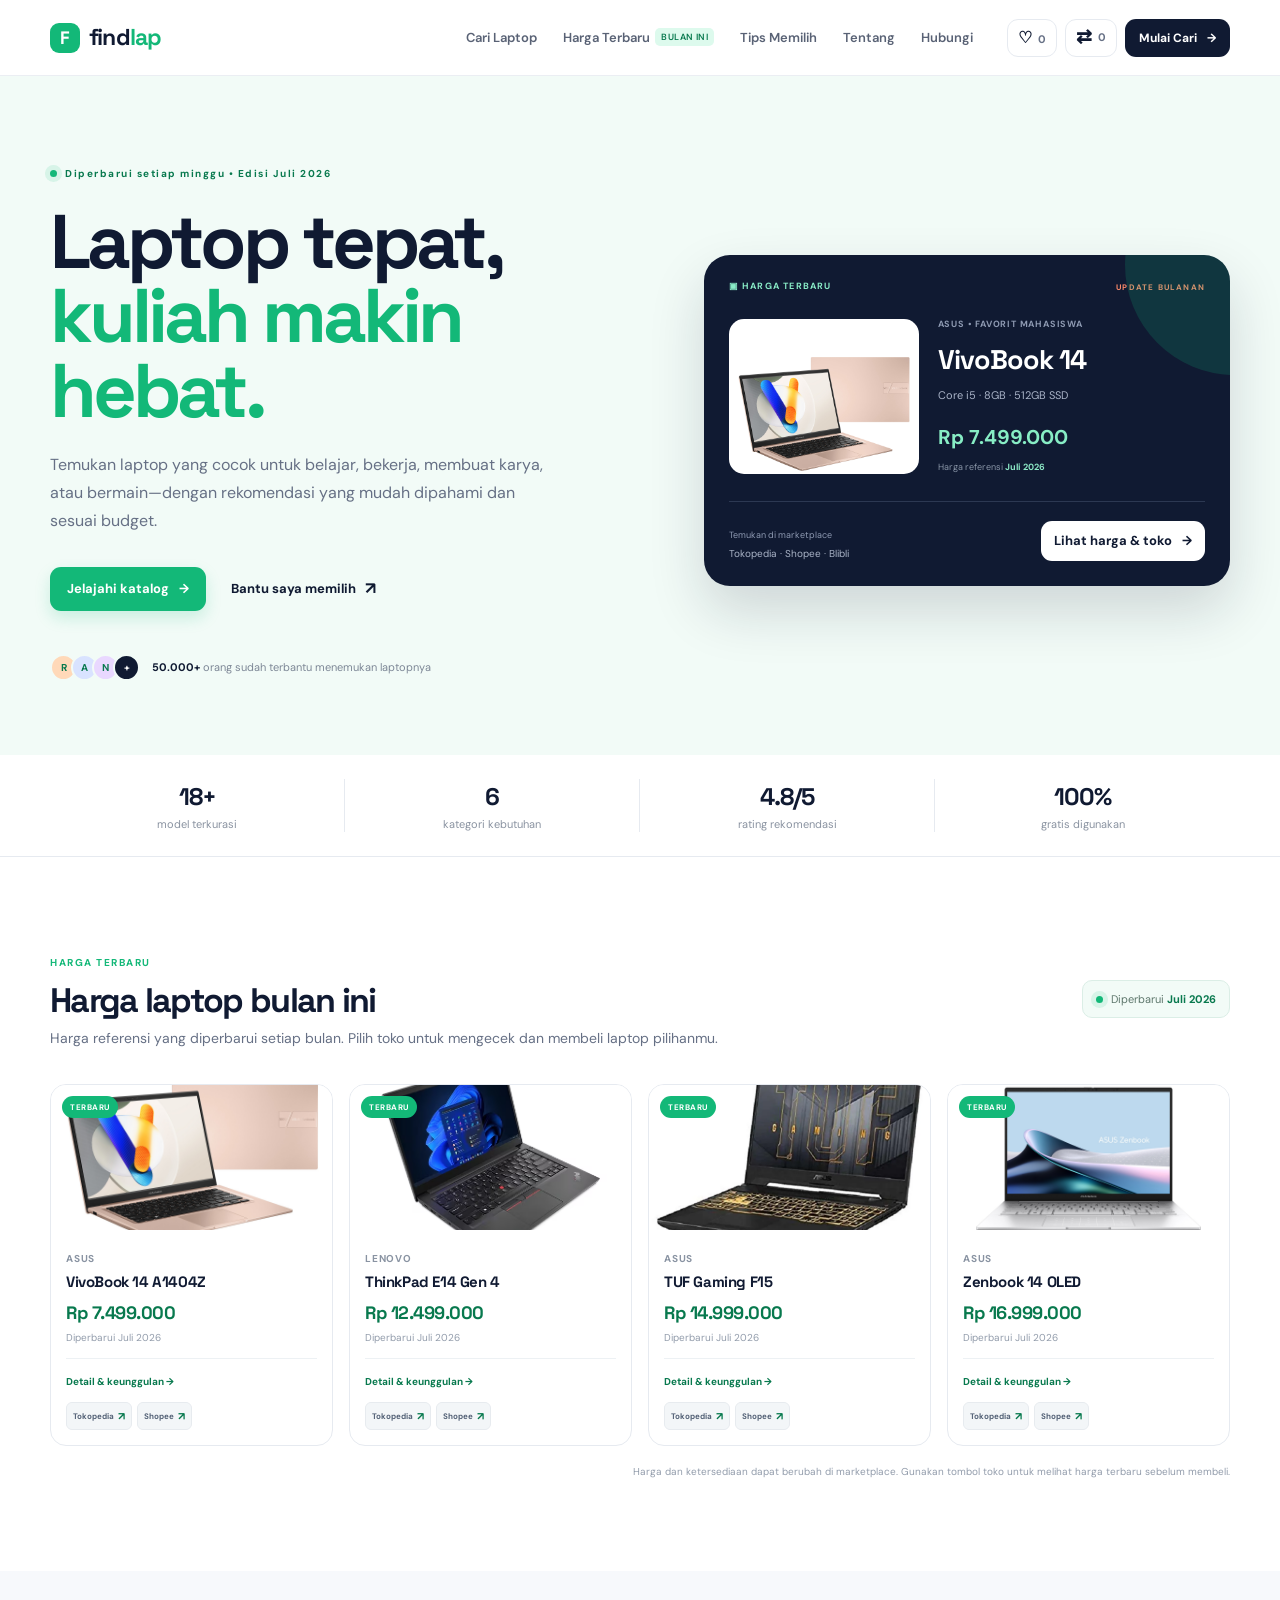
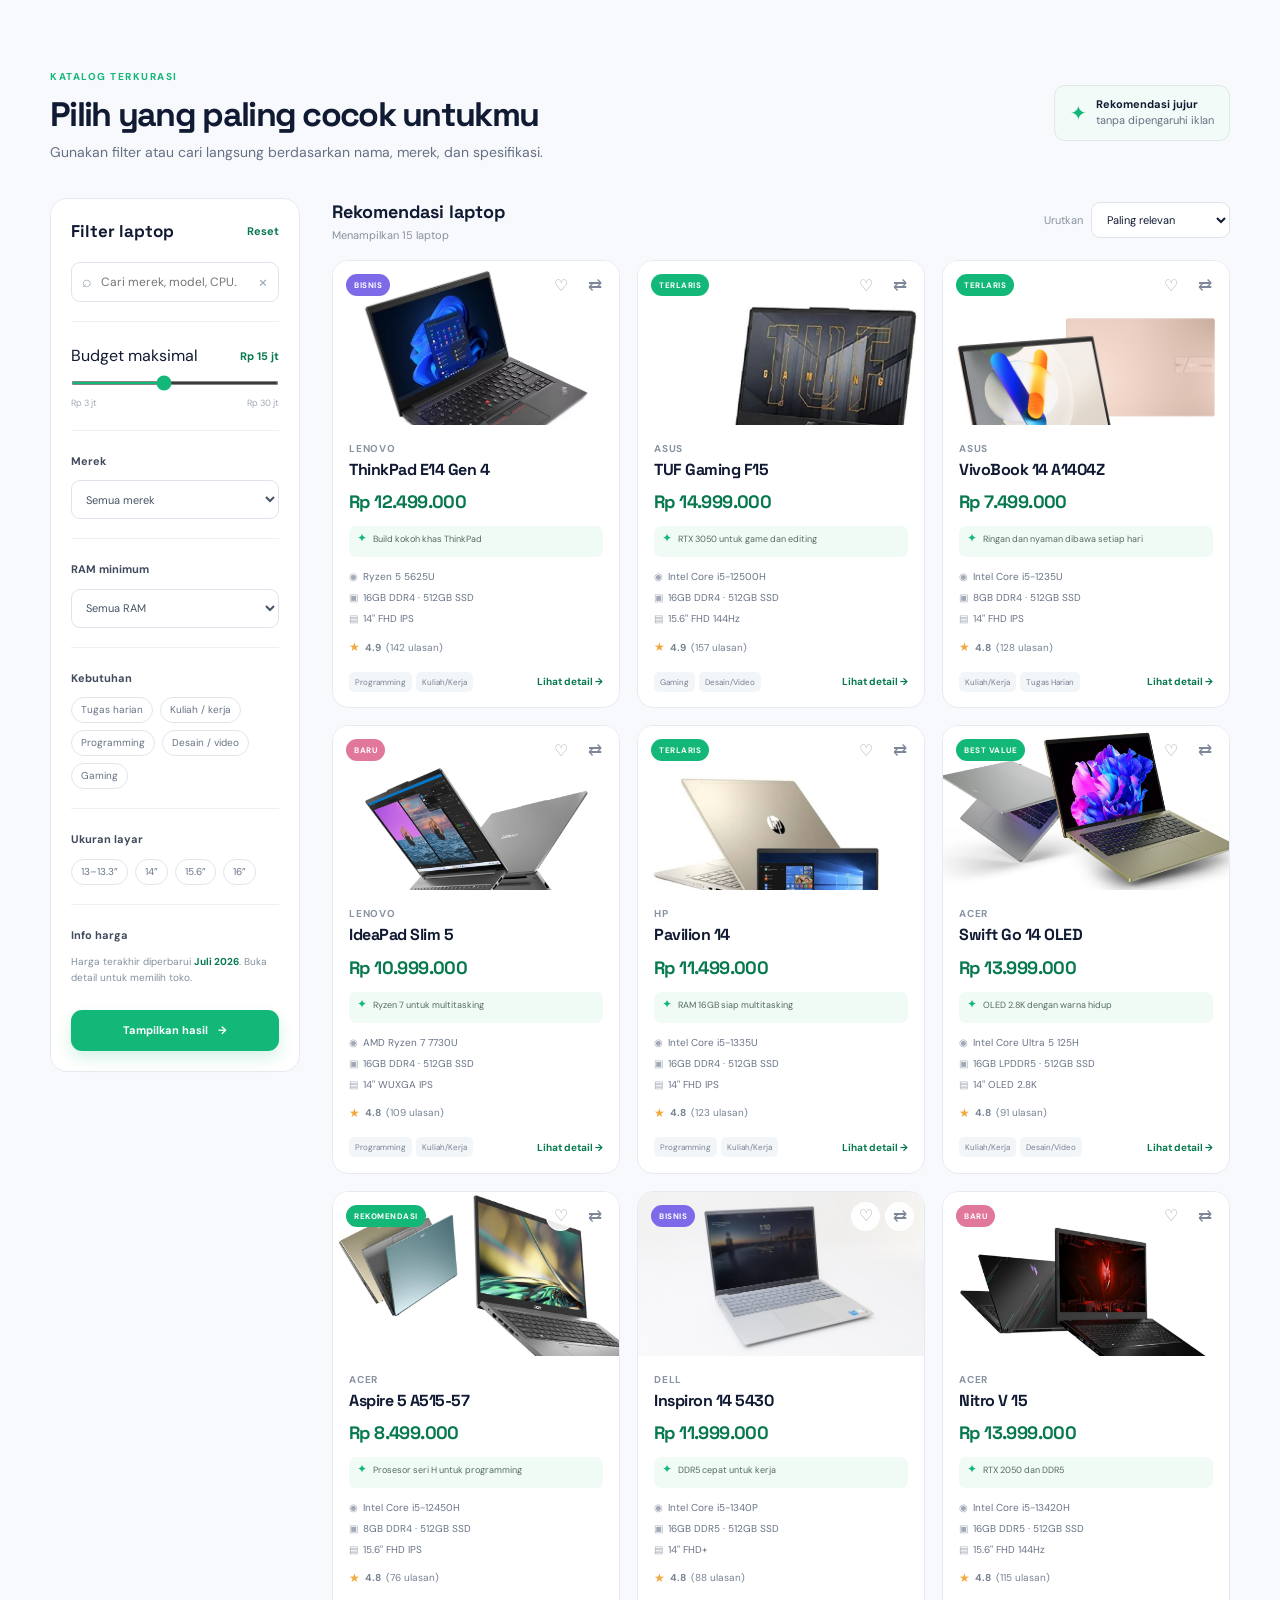
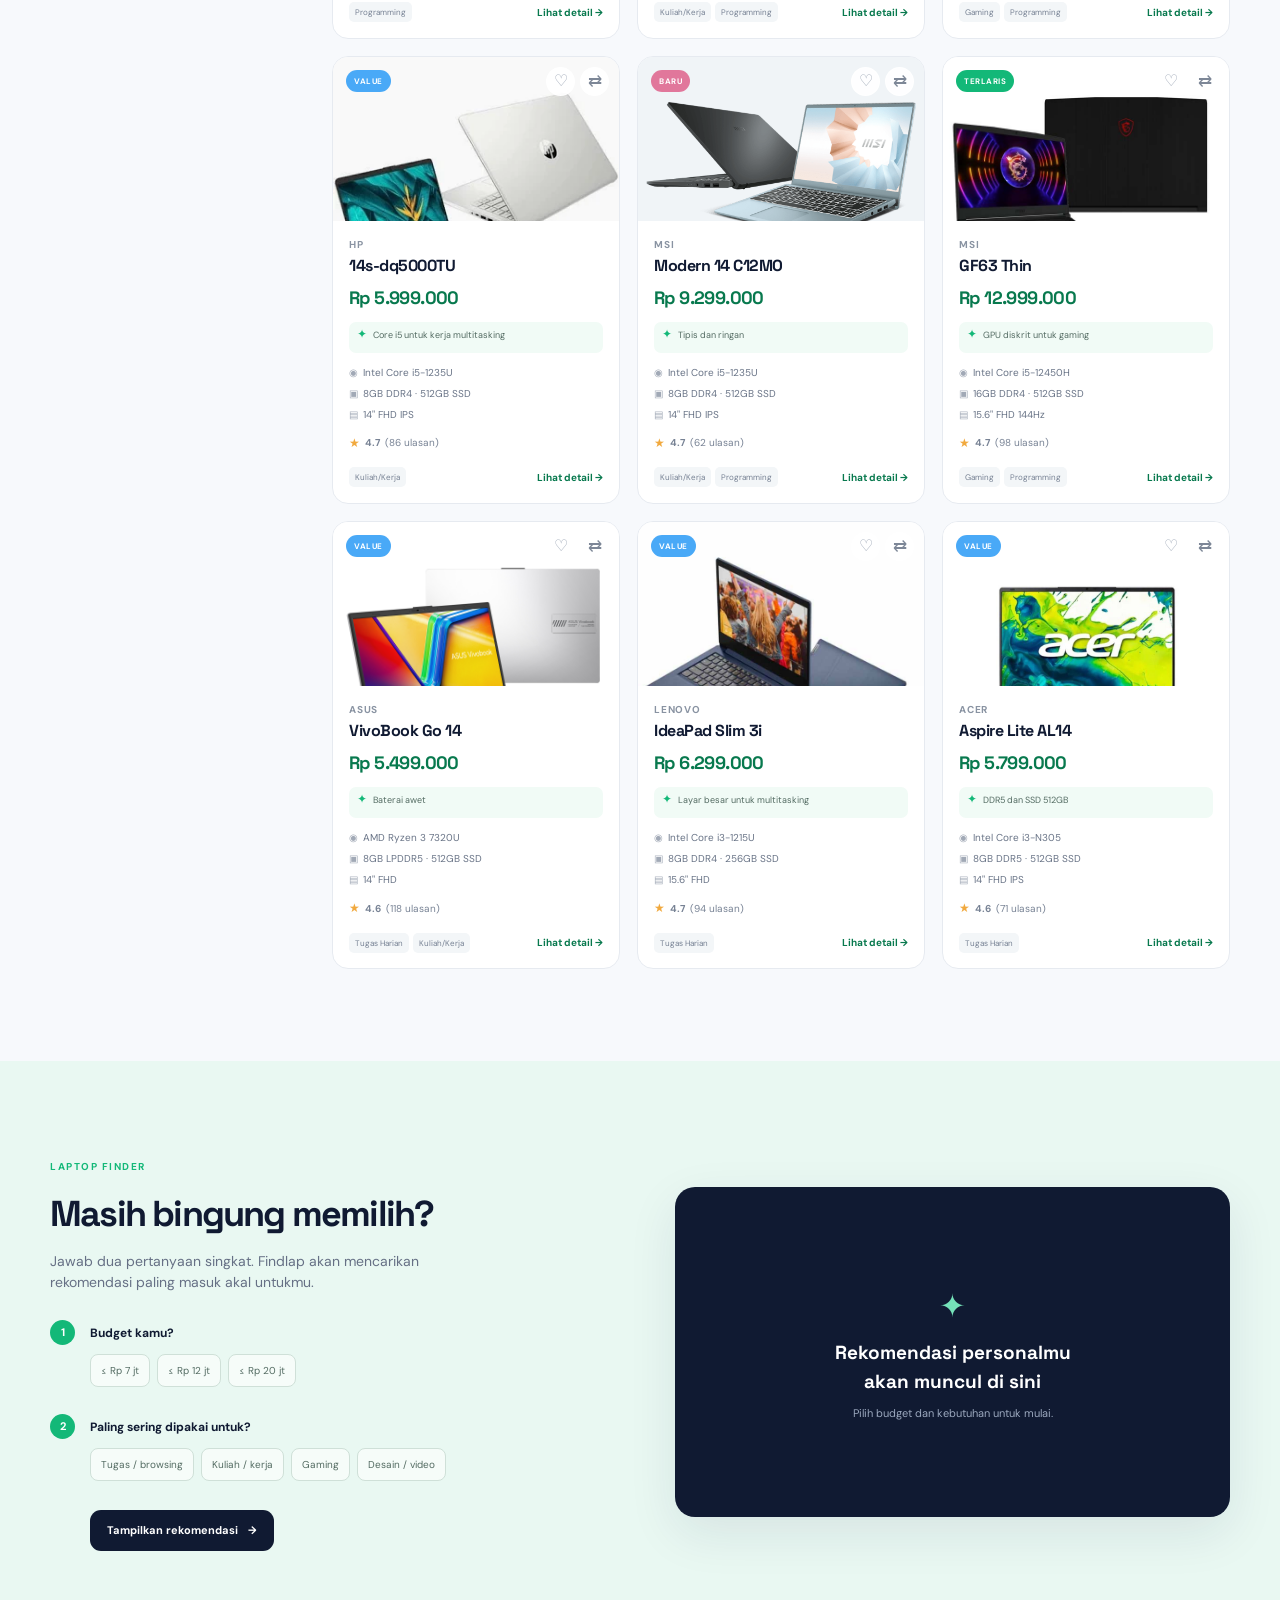
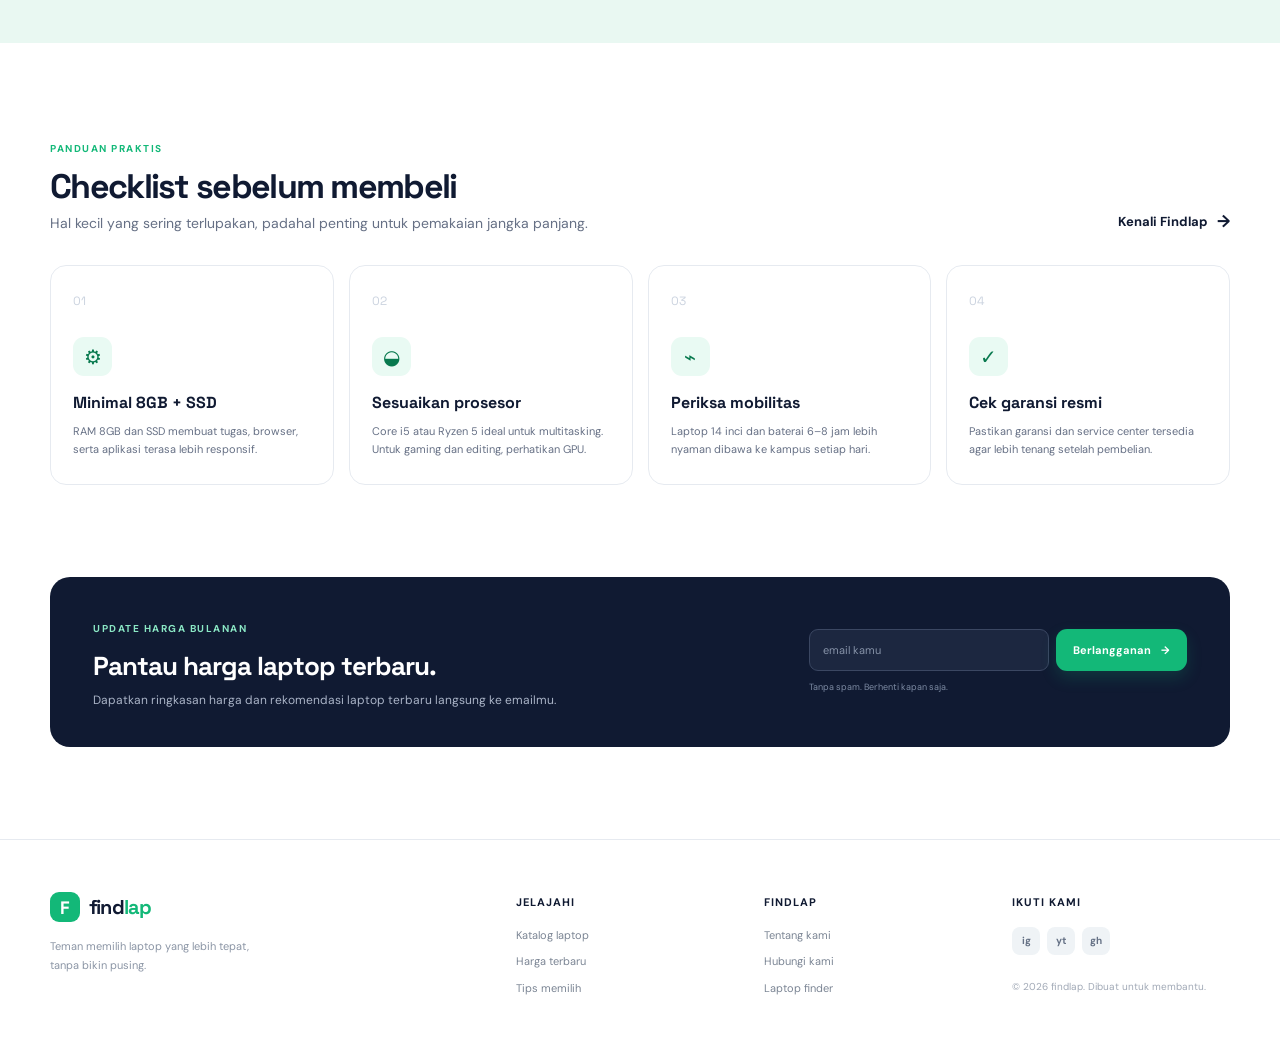
<file: index.html>
<!doctype html>
<html lang="id">
<head>
  <meta charset="UTF-8">
  <meta name="viewport" content="width=device-width, initial-scale=1.0">
  <meta name="description" content="Findlap membantu kamu menemukan laptop yang tepat sesuai kebutuhan dan budget.">
  <title>Findlap — Cari Laptop Sesuai Kebutuhan</title>
  <link rel="stylesheet" href="assets/css/style.css">
</head>
<body>
  <header class="site-header">
    <div class="container nav-wrap">
      <a class="brand" href="index.html" aria-label="Findlap beranda"><span class="brand-mark">F</span><span>find<span>lap</span></span></a>
      <button class="menu-toggle" id="menuToggle" aria-label="Buka menu" aria-expanded="false">☰</button>
      <nav class="main-nav" id="mainNav" aria-label="Navigasi utama">
        <a href="#katalog">Cari Laptop</a>
        <a href="#harga-terbaru">Harga Terbaru <span class="nav-new">Bulan ini</span></a>
        <a href="#guide">Tips Memilih</a>
        <a href="tentang.html">Tentang</a>
        <a href="kontak.html">Hubungi</a>
      </nav>
      <div class="nav-actions">
        <button class="icon-button" id="favoritesButton" type="button" aria-label="Buka laptop tersimpan">♡ <span id="favoriteCount">0</span></button>
        <button class="icon-button compare-nav-button" id="compareNavButton" type="button" aria-label="Buka perbandingan">⇄ <span id="compareCount">0</span></button>
        <a class="button button-dark nav-cta" href="#katalog">Mulai Cari <span>→</span></a>
      </div>
    </div>
  </header>

  <main>
    <section class="hero">
      <div class="container hero-grid">
        <div class="hero-copy">
          <div class="eyebrow"><span class="live-dot"></span> Diperbarui setiap minggu • Edisi Juli 2026</div>
          <h1>Laptop tepat,<br><em>kuliah makin hebat.</em></h1>
          <p class="hero-text">Temukan laptop yang cocok untuk belajar, bekerja, membuat karya, atau bermain—dengan rekomendasi yang mudah dipahami dan sesuai budget.</p>
          <div class="hero-actions">
            <a href="#katalog" class="button button-primary">Jelajahi katalog <span>→</span></a>
            <a href="#finder" class="text-link">Bantu saya memilih <span>↗</span></a>
          </div>
          <div class="hero-proof"><div class="avatar-stack"><span>R</span><span>A</span><span>N</span><span>+</span></div><p><strong>50.000+</strong> orang sudah terbantu menemukan laptopnya</p></div>
        </div>
        <div class="hero-offer price-highlight">
          <div class="offer-top"><span class="offer-label">▣ HARGA TERBARU</span><span class="offer-live">UPDATE BULANAN</span></div>
          <div class="offer-product"><div class="offer-image"><img src="assets/images/vivobooka14.jpg" alt="ASUS VivoBook 14"></div><div><p class="offer-brand">ASUS • FAVORIT MAHASISWA</p><h2>VivoBook 14</h2><p class="offer-spec">Core i5 · 8GB · 512GB SSD</p><div class="offer-price"><strong>Rp 7.499.000</strong></div><p class="price-source">Harga referensi <strong>Juli 2026</strong></p></div></div>
          <div class="offer-bottom"><div><small>Temukan di marketplace</small><div class="marketplace-note">Tokopedia · Shopee · Blibli</div></div><a class="button button-light" href="#harga-terbaru">Lihat harga & toko <span>→</span></a></div>
        </div>
      </div>
    </section>

    <section class="stats-strip"><div class="container stats-grid"><div><strong>18+</strong><span>model terkurasi</span></div><div><strong>6</strong><span>kategori kebutuhan</span></div><div><strong>4.8/5</strong><span>rating rekomendasi</span></div><div><strong>100%</strong><span>gratis digunakan</span></div></div></section>

    <section class="price-section section" id="harga-terbaru">
      <div class="container">
        <div class="section-heading price-heading"><div><span class="section-kicker">HARGA TERBARU</span><h2>Harga laptop bulan ini</h2><p>Harga referensi yang diperbarui setiap bulan. Pilih toko untuk mengecek dan membeli laptop pilihanmu.</p></div><div class="price-meta"><span class="update-dot"></span><span>Diperbarui <strong id="currentPriceMonth">Juli 2026</strong></span></div></div>
        <div id="latestPriceGrid" class="latest-price-grid"></div>
        <p class="price-disclaimer">Harga dan ketersediaan dapat berubah di marketplace. Gunakan tombol toko untuk melihat harga terbaru sebelum membeli.</p>
      </div>
    </section>

    <section class="catalog-section section" id="katalog">
      <div class="container">
        <div class="section-heading catalog-intro"><div><span class="section-kicker">KATALOG TERKURASI</span><h2>Pilih yang paling cocok untukmu</h2><p>Gunakan filter atau cari langsung berdasarkan nama, merek, dan spesifikasi.</p></div><div class="catalog-note"><span>✦</span><p><strong>Rekomendasi jujur</strong><br>tanpa dipengaruhi iklan</p></div></div>
        <div class="catalog-layout">
          <aside class="filter-panel" aria-label="Filter katalog">
            <div class="filter-title"><h3>Filter laptop</h3><button type="button" id="resetFilters" class="reset-button">Reset</button></div>
            <label class="search-box"><span>⌕</span><input id="searchInput" type="search" placeholder="Cari merek, model, CPU..." autocomplete="off"><button type="button" id="clearSearch" aria-label="Hapus pencarian">×</button></label>
            <div class="filter-block"><div class="label-row"><label for="budgetSlider">Budget maksimal</label><strong id="budgetDisplay">Rp 15 jt</strong></div><input id="budgetSlider" type="range" min="3000000" max="30000000" step="500000" value="15000000"><div class="range-hints"><span>Rp 3 jt</span><span>Rp 30 jt</span></div></div>
            <div class="filter-block"><label for="brandFilter">Merek</label><select id="brandFilter"><option value="">Semua merek</option><option>ASUS</option><option>Lenovo</option><option>HP</option><option>Acer</option><option>MSI</option><option>Dell</option></select></div>
            <div class="filter-block"><label for="ramFilter">RAM minimum</label><select id="ramFilter"><option value="">Semua RAM</option><option value="8">8GB atau lebih</option><option value="16">16GB atau lebih</option><option value="32">32GB atau lebih</option></select></div>
            <div class="filter-block"><div class="filter-label">Kebutuhan</div><div class="chip-list" id="useChips"><button type="button" class="chip" data-value="Tugas Harian">Tugas harian</button><button type="button" class="chip" data-value="Kuliah/Kerja">Kuliah / kerja</button><button type="button" class="chip" data-value="Programming">Programming</button><button type="button" class="chip" data-value="Desain/Video">Desain / video</button><button type="button" class="chip" data-value="Gaming">Gaming</button></div></div>
            <div class="filter-block"><div class="filter-label">Ukuran layar</div><div class="chip-list" id="screenChips"><button type="button" class="chip" data-value="13">13–13.3”</button><button type="button" class="chip" data-value="14">14”</button><button type="button" class="chip" data-value="15.6">15.6”</button><button type="button" class="chip" data-value="16">16”</button></div></div>
            <div class="filter-block"><div class="filter-label">Info harga</div><p class="filter-hint">Harga terakhir diperbarui <strong id="catalogPriceMonth">Juli 2026</strong>. Buka detail untuk memilih toko.</p></div>
            <button type="button" class="button button-primary filter-submit" id="applyFilterButton">Tampilkan hasil <span>→</span></button>
          </aside>
          <div class="catalog-content"><div class="catalog-toolbar"><div><h3>Rekomendasi laptop</h3><p id="resultCount">Menampilkan 18 laptop</p></div><label class="sort-control"><span>Urutkan</span><select id="sortSelect"><option value="recommended">Paling relevan</option><option value="price-low">Harga terendah</option><option value="price-high">Harga tertinggi</option><option value="rating">Rating tertinggi</option><option value="name">Nama A–Z</option></select></label></div><div id="activeTags" class="active-tags"></div><div id="laptopGrid" class="laptop-grid"></div><div id="emptyset" class="empty-state" hidden><span>⌕</span><h3>Belum ada yang cocok</h3><p>Coba naikkan budget atau kurangi filter yang dipilih.</p><button type="button" class="outline-button" id="emptyReset">Reset semua filter</button></div></div>
        </div>
      </div>
    </section>

    <section class="finder-section section" id="finder"><div class="container finder-grid"><div><span class="section-kicker">LAPTOP FINDER</span><h2>Masih bingung memilih?</h2><p>Jawab dua pertanyaan singkat. Findlap akan mencarikan rekomendasi paling masuk akal untukmu.</p><div class="finder-step"><span>1</span><div><strong>Budget kamu?</strong><div class="finder-options" id="finderBudget"><button type="button" data-value="7000000">≤ Rp 7 jt</button><button type="button" data-value="12000000">≤ Rp 12 jt</button><button type="button" data-value="20000000">≤ Rp 20 jt</button></div></div></div><div class="finder-step"><span>2</span><div><strong>Paling sering dipakai untuk?</strong><div class="finder-options" id="finderUse"><button type="button" data-value="Tugas Harian">Tugas / browsing</button><button type="button" data-value="Kuliah/Kerja">Kuliah / kerja</button><button type="button" data-value="Gaming">Gaming</button><button type="button" data-value="Desain/Video">Desain / video</button></div></div></div><button type="button" class="button button-dark finder-submit" id="finderSubmit">Tampilkan rekomendasi <span>→</span></button></div><div class="finder-result" id="finderResult"><div class="finder-result-placeholder"><span>✦</span><h3>Rekomendasi personalmu akan muncul di sini</h3><p>Pilih budget dan kebutuhan untuk mulai.</p></div></div></div></section>

    <section class="guide-section section" id="guide"><div class="container"><div class="section-heading"><div><span class="section-kicker">PANDUAN PRAKTIS</span><h2>Checklist sebelum membeli</h2><p>Hal kecil yang sering terlupakan, padahal penting untuk pemakaian jangka panjang.</p></div><a class="text-link" href="tentang.html">Kenali Findlap <span>→</span></a></div><div class="guide-grid"><article class="guide-card"><span class="guide-number">01</span><span class="guide-icon">⚙</span><h3>Minimal 8GB + SSD</h3><p>RAM 8GB dan SSD membuat tugas, browser, serta aplikasi terasa lebih responsif.</p></article><article class="guide-card"><span class="guide-number">02</span><span class="guide-icon">◒</span><h3>Sesuaikan prosesor</h3><p>Core i5 atau Ryzen 5 ideal untuk multitasking. Untuk gaming dan editing, perhatikan GPU.</p></article><article class="guide-card"><span class="guide-number">03</span><span class="guide-icon">⌁</span><h3>Periksa mobilitas</h3><p>Laptop 14 inci dan baterai 6–8 jam lebih nyaman dibawa ke kampus setiap hari.</p></article><article class="guide-card"><span class="guide-number">04</span><span class="guide-icon">✓</span><h3>Cek garansi resmi</h3><p>Pastikan garansi dan service center tersedia agar lebih tenang setelah pembelian.</p></article></div></div></section>

    <section class="newsletter-section"><div class="container newsletter-card"><div><span class="section-kicker">UPDATE HARGA BULANAN</span><h2>Pantau harga laptop terbaru.</h2><p>Dapatkan ringkasan harga dan rekomendasi laptop terbaru langsung ke emailmu.</p></div><form id="newsletterForm" class="newsletter-form"><label class="sr-only" for="newsletterEmail">Email</label><input id="newsletterEmail" type="email" placeholder="email kamu" required><button class="button button-primary" type="submit">Berlangganan <span>→</span></button><small>Tanpa spam. Berhenti kapan saja.</small></form></div></section>
  </main>

  <footer class="site-footer"><div class="container footer-grid"><div><a class="brand brand-footer" href="index.html"><span class="brand-mark">F</span><span>find<span>lap</span></span></a><p>Teman memilih laptop yang lebih tepat,<br>tanpa bikin pusing.</p></div><div><h4>Jelajahi</h4><a href="#katalog">Katalog laptop</a><a href="#harga-terbaru">Harga terbaru</a><a href="#guide">Tips memilih</a></div><div><h4>Findlap</h4><a href="tentang.html">Tentang kami</a><a href="kontak.html">Hubungi kami</a><a href="#finder">Laptop finder</a></div><div><h4>Ikuti kami</h4><div class="social-links"><a href="https://instagram.com" target="_blank" rel="noreferrer" aria-label="Instagram">ig</a><a href="https://youtube.com" target="_blank" rel="noreferrer" aria-label="Youtube">yt</a><a href="https://github.com" target="_blank" rel="noreferrer" aria-label="Github">gh</a></div><p class="footer-small">© 2026 findlap. Dibuat untuk membantu.</p></div></div></footer>

  <div class="compare-dock" id="compareDock" hidden><div class="container compare-dock-inner"><div><strong>Bandingkan laptop</strong><span id="compareHint"> Pilih hingga 3 laptop</span></div><div id="compareMiniList" class="compare-mini-list"></div><button type="button" class="button button-dark" id="compareButton" disabled>Bandingkan sekarang <span>→</span></button><button type="button" class="dock-close" id="clearCompare" aria-label="Hapus semua pilihan">×</button></div></div>
  <div class="modal-overlay" id="modalOverlay" role="dialog" aria-modal="true" aria-label="Detail laptop"><div class="modal-card" id="modalContent"></div></div>
  <div class="toast" id="toast" role="status" aria-live="polite"></div>
  <script src="assets/js/script.js"></script>
</body>
</html>
</file>
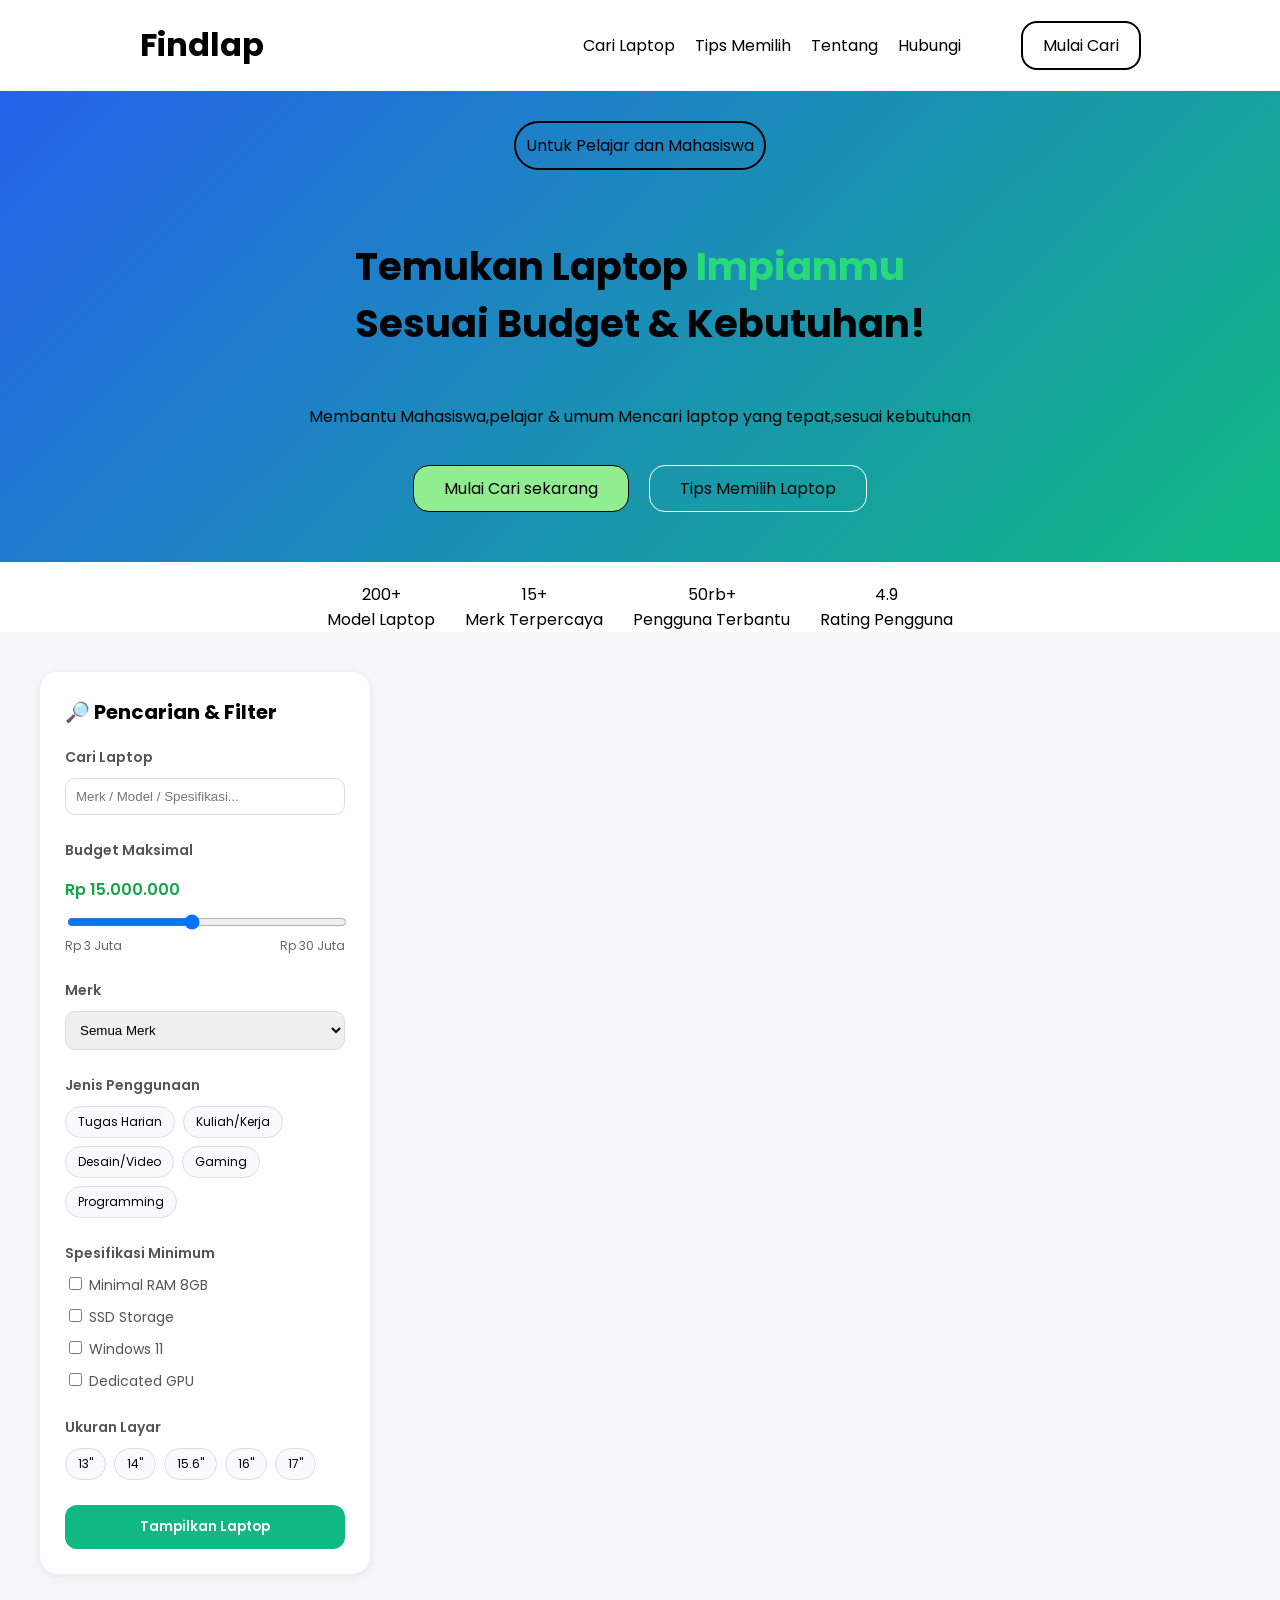
<file: index2.html>
<!DOCTYPE html>
<html lang="en">
<head>
    <meta charset="UTF-8">
    <meta name="viewport" content="width=device-width, initial-scale=1.0">
    <title>findlap</title>
    <link rel="preconnect" href="https://fonts.googleapis.com">
<link rel="preconnect" href="https://fonts.gstatic.com" crossorigin>
<link href="https://fonts.googleapis.com/css2?family=Poppins:ital,wght@0,100;0,200;0,300;0,400;0,500;0,600;0,700;0,800;0,900;1,100;1,200;1,300;1,400;1,500;1,600;1,700;1,800;1,900&family=Ubuntu:ital,wght@0,300;0,400;0,500;0,700;1,300;1,400;1,500;1,700&display=swap" rel="stylesheet">
    <style>
        body{
            /* background: linear-gradient(135deg, #1e3a8a, #059669); */
            /* background: linear-gradient(135deg, #2563eb, #10b981); */
            /* background: linear-gradient(135deg, #3b82f6, #34d399); */
            
            margin: 0;
            padding: 0;
            font-family: 'Poppins';
        }
        header{
            display: flex;
            align-items: center;
            justify-content: space-around;
            background-color: white;
        }
        a{
            color: black;
        }
        button a{
            text-decoration: none;
            color: black;
        }
        ul{
            display: flex;
            gap: 20px;
            /* margin-top:35px; */
            align-items: center;
            
        }
        li a{
            text-decoration: none;

        }
        li{
            list-style-type:none;
        }
        ul li a.btn{
            display: flex;
            margin-left: 40px;
            padding: 10px 20px;
            border: 2px solid black;
            border-radius: 16px;
        }
        main section.hero{
            background: linear-gradient(135deg, #2563eb, #10b981);
            display: flex;
            flex-direction: column;
            align-items: center;
            justify-content: center;
            padding-bottom: 50px;
            gap: 20px;
        }
        main p.judul{
            border: 2px black solid ;
            padding: 10px;   
            border-radius: 222px;
            margin-top: 30px;
        }
        main h1{
            font-size: 3vw;
        }
        main h1 span{
            color: #26dc78;
        }
        main .button{
            display: flex;
            gap: 20px ;
        }
        main .hero p.deskripsi{
            margin-top:0 ;
        }
        main .button button{
            padding: 10px;
            border-radius: 12px;
            border: 1px solid white;
            background-color: transparent;
            font-family: 'Poppins';
            font-size: medium;
            font-weight: 500;
        }
        main .button a.mulai{
            padding: 10px 30px;
            background-color: lightgreen;
            border: 1px solid black;
            border-radius: 16px;
            text-decoration: none;
        }
        main .button a.pilih{
            text-decoration: none;
            padding: 10px 30px;
            border: 1px solid white;
            border-radius: 16px;
        }
        section.stats{
            display: flex;
            justify-content: center;
            gap: 30px;

        }
        section .stat-item{
            display: flex;
            flex-direction: column;
            align-items: center;
            margin-top: 20px;
            
        }
        section .stat-item p{
            margin: 0;
        }
        /* ===== SIDEBAR FILTER ===== */

.catalog{
    display: flex;
    justify-content: flex-start;
    padding: 40px;
    background: #f5f7fa;
}

.filter-sidebar{
    width: 280px;
    background: white;
    padding: 25px;
    border-radius: 18px;
    box-shadow: 0 2px 10px rgba(0,0,0,0.08);
}

.filter-sidebar h3{
    margin-top: 0;
    font-size: 20px;
}

.filter-group{
    margin-bottom: 25px;
}

.filter-group label{
    display: block;
    font-size: 14px;
    font-weight: 600;
    margin-bottom: 10px;
    color: #555;
}

.filter-group input[type="text"]{
    width: 100%;
    padding: 10px;
    border: 1px solid #ddd;
    border-radius: 10px;
    box-sizing: border-box;
}

.filter-group select{
    width: 100%;
    padding: 10px;
    border: 1px solid #ddd;
    border-radius: 10px;
}

.budget-value{
    color: #16a34a;
    font-weight: 600;
    margin-bottom: 10px;
}

.filter-group input[type="range"]{
    width: 100%;
}

.range-label{
    display: flex;
    justify-content: space-between;
    font-size: 12px;
    color: #666;
}

.tags{
    display: flex;
    flex-wrap: wrap;
    gap: 8px;
}

.tags span{
    border: 1px solid #ddd;
    border-radius: 20px;
    padding: 6px 12px;
    font-size: 12px;
    cursor: pointer;
    background: #f8fafc;
}

.tags span:hover{
    background: #d1fae5;
    border-color: #10b981;
}

.checkbox-group{
    display: flex;
    flex-direction: column;
    gap: 10px;
}

.checkbox-group label{
    font-weight: normal;
    margin-bottom: 0;
}

.btn-filter{
    width: 100%;
    padding: 12px;
    border: none;
    border-radius: 12px;
    background: #10b981;
    color: white;
    font-weight: 600;
    cursor: pointer;
    font-family: 'Poppins';
}

.btn-filter:hover{
    background: #059669;
}
    </style>
</head>
<body>
    <!-- BAGIAN NAVBAR-->
    <header>
        <h1>Findlap</h1>
        <nav>
            <ul>
                <li><a href="">Cari Laptop</a></li>
                <li><a href="">Tips Memilih</a></li>
                <li><a href="">Tentang</a></li>
                <li><a href="">Hubungi</a></li>
                <li><a href="" class="btn">Mulai Cari</a></li>
            </ul>
            
        </nav>
    </header>
    
    <!-- BAGIAN ISI -->
    <main>
        <!-- HERO SECTION -->
        <section class="hero">
            <p class="judul">Untuk Pelajar dan Mahasiswa</p>
            <h1>Temukan Laptop <span>Impianmu</span><br>
            Sesuai Budget & Kebutuhan!</h1>
        <p class="deskripsi">Membantu Mahasiswa,pelajar & umum Mencari laptop yang tepat,sesuai kebutuhan</p>
        <div class="button">
            <a href="" class="mulai">Mulai Cari sekarang</a></button>
            <a href="" class="pilih">Tips Memilih Laptop</a>
        </div>
        </section>
        <!-- BAGIAN STATISTIK -->
        <section class="stats">
        <div class="stat-item">
            <p>200+</p>
            <p>Model Laptop</p>
        </div>
        <div class="stat-item">
            <p>15+</p>
            <p>Merk Terpercaya</p>
        </div>
        <div class="stat-item">
            <p>50rb+</p>
            <p>Pengguna Terbantu</p>
        </div>
        <div class="stat-item">
            <p>4.9</p>
            <p>Rating Pengguna</p>
        </div>
    </section>
    <!-- SIDEBAR FILTER -->
<section class="catalog">
    <aside class="filter-sidebar">
        <h3>🔎 Pencarian & Filter</h3>

        <!-- Cari Laptop -->
        <div class="filter-group">
            <label>Cari Laptop</label>
            <input type="text" placeholder="Merk / Model / Spesifikasi...">
        </div>

        <!-- Budget -->
        <div class="filter-group">
            <label>Budget Maksimal</label>
            <p class="budget-value">Rp 15.000.000</p>
            <input type="range" min="3000000" max="30000000" value="15000000">
            <div class="range-label">
                <span>Rp 3 Juta</span>
                <span>Rp 30 Juta</span>
            </div>
        </div>

        <!-- Merk -->
        <div class="filter-group">
            <label>Merk</label>
            <select>
                <option>Semua Merk</option>
                <option>ASUS</option>
                <option>Acer</option>
                <option>Lenovo</option>
                <option>HP</option>
                <option>Dell</option>
                <option>MSI</option>
            </select>
        </div>

        <!-- Jenis Penggunaan -->
        <div class="filter-group">
            <label>Jenis Penggunaan</label>

            <div class="tags">
                <span>Tugas Harian</span>
                <span>Kuliah/Kerja</span>
                <span>Desain/Video</span>
                <span>Gaming</span>
                <span>Programming</span>
            </div>
        </div>

        <!-- Spesifikasi -->
        <div class="filter-group">
            <label>Spesifikasi Minimum</label>

            <div class="checkbox-group">
                <label><input type="checkbox"> Minimal RAM 8GB</label>
                <label><input type="checkbox"> SSD Storage</label>
                <label><input type="checkbox"> Windows 11</label>
                <label><input type="checkbox"> Dedicated GPU</label>
            </div>
        </div>

        <!-- Ukuran Layar -->
        <div class="filter-group">
            <label>Ukuran Layar</label>

            <div class="tags">
                <span>13"</span>
                <span>14"</span>
                <span>15.6"</span>
                <span>16"</span>
                <span>17"</span>
            </div>
        </div>

        <button class="btn-filter">
            Tampilkan Laptop
        </button>
    </aside>
</section>
    </main>

<!-- BAGIAN FOOTER/BAWAH -->
</body>
</html>
</file>
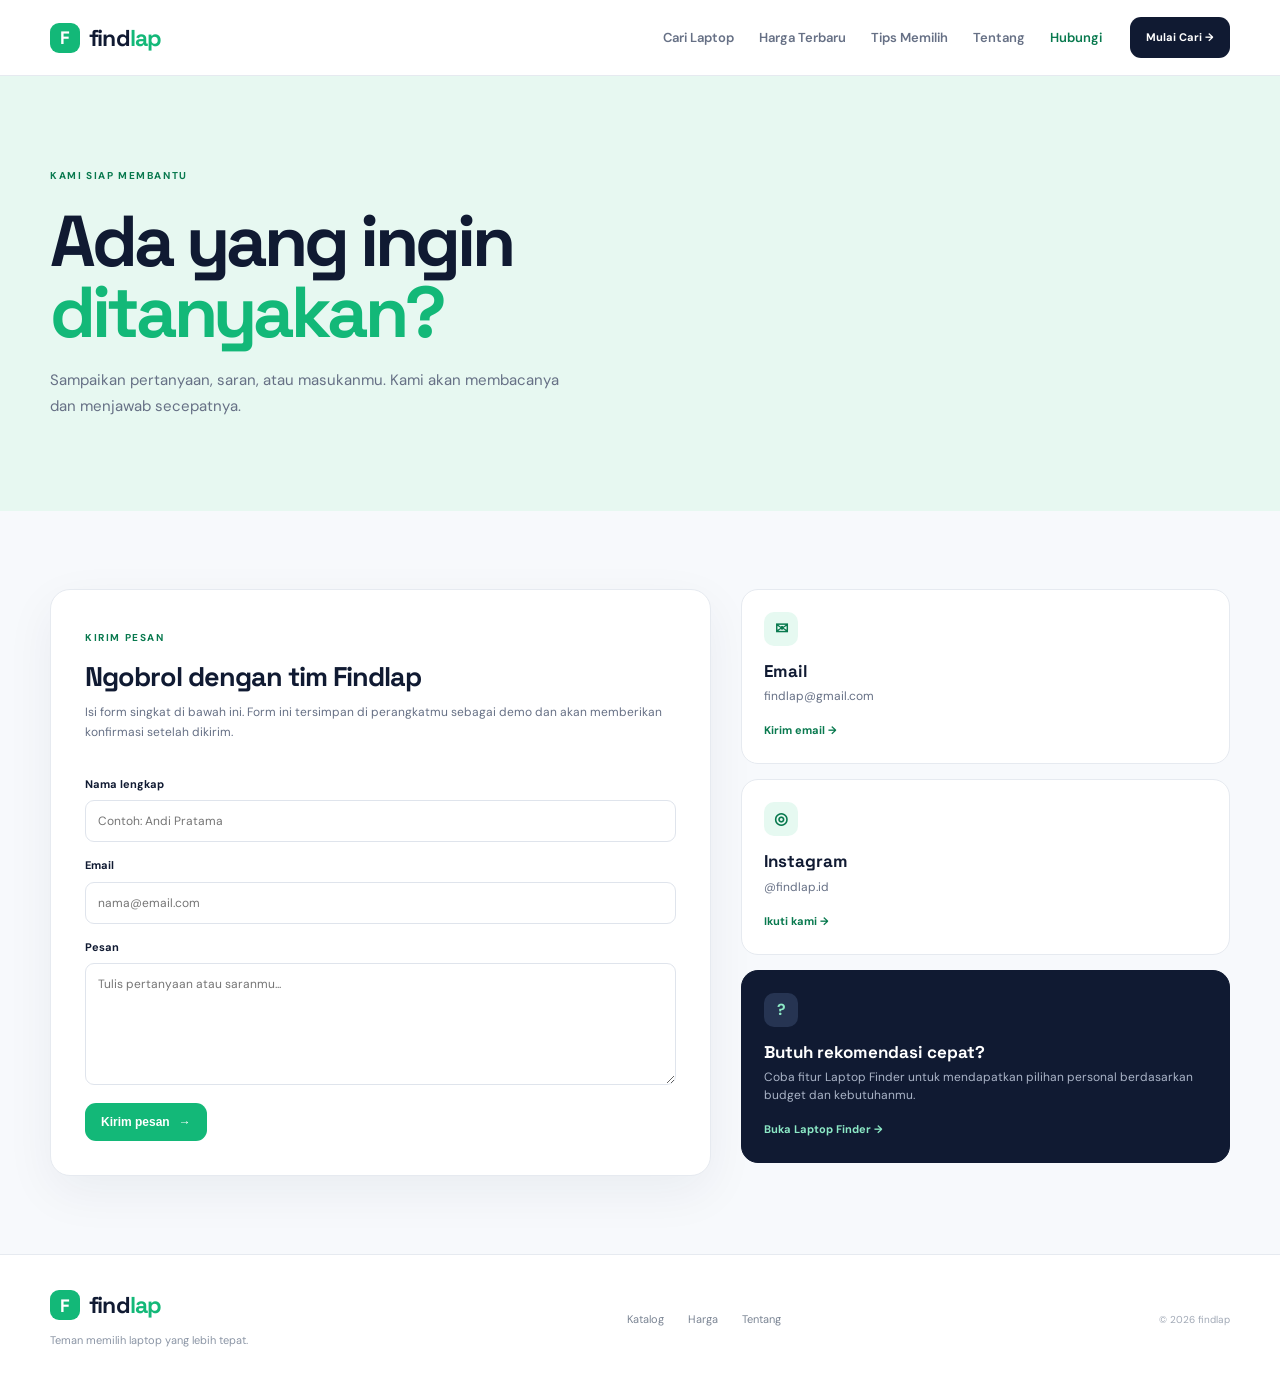
<file: kontak.html>
<!doctype html>
<html lang="id">
<head>
  <meta charset="UTF-8">
  <meta name="viewport" content="width=device-width, initial-scale=1.0">
  <meta name="description" content="Hubungi tim Findlap.">
  <title>Hubungi Findlap</title>
  <link rel="stylesheet" href="assets/css/kontak.css">
</head>
<body>
  <header class="site-header"><div class="container nav-wrap"><a class="brand" href="index.html"><span class="brand-mark">F</span><span>find<span>lap</span></span></a><button class="menu-toggle" id="menuToggle" aria-label="Buka menu">☰</button><nav class="main-nav" id="mainNav"><a href="index.html#katalog">Cari Laptop</a><a href="index.html#harga-terbaru">Harga Terbaru</a><a href="index.html#guide">Tips Memilih</a><a href="tentang.html">Tentang</a><a class="active" href="kontak.html">Hubungi</a></nav><a class="button button-dark nav-cta" href="index.html#katalog">Mulai Cari →</a></div></header>
  <main>
    <section class="contact-hero"><div class="container"><span class="kicker">KAMI SIAP MEMBANTU</span><h1>Ada yang ingin<br><em>ditanyakan?</em></h1><p>Sampaikan pertanyaan, saran, atau masukanmu. Kami akan membacanya dan menjawab secepatnya.</p></div></section>
    <section class="contact-section"><div class="container contact-grid"><div class="contact-form-card"><span class="kicker">KIRIM PESAN</span><h2>Ngobrol dengan tim Findlap</h2><p class="subtext">Isi form singkat di bawah ini. Form ini tersimpan di perangkatmu sebagai demo dan akan memberikan konfirmasi setelah dikirim.</p><form id="contactForm" novalidate><label for="contactName">Nama lengkap</label><input id="contactName" type="text" placeholder="Contoh: Andi Pratama" required><label for="contactEmail">Email</label><input id="contactEmail" type="email" placeholder="nama@email.com" required><label for="contactMessage">Pesan</label><textarea id="contactMessage" rows="6" placeholder="Tulis pertanyaan atau saranmu..." required></textarea><button class="button button-primary" type="submit">Kirim pesan <span>→</span></button></form></div><div class="contact-side"><div class="info-card"><span class="info-icon">✉</span><h3>Email</h3><p>findlap@gmail.com</p><a href="mailto:findlap@gmail.com">Kirim email →</a></div><div class="info-card"><span class="info-icon">◎</span><h3>Instagram</h3><p>@findlap.id</p><a href="https://instagram.com" target="_blank" rel="noreferrer">Ikuti kami →</a></div><div class="info-card help-card"><span class="info-icon">?</span><h3>Butuh rekomendasi cepat?</h3><p>Coba fitur Laptop Finder untuk mendapatkan pilihan personal berdasarkan budget dan kebutuhanmu.</p><a href="index.html#finder">Buka Laptop Finder →</a></div></div></div></section>
  </main>
  <footer class="site-footer"><div class="container footer-wrap"><div><a class="brand" href="index.html"><span class="brand-mark">F</span><span>find<span>lap</span></span></a><p>Teman memilih laptop yang lebih tepat.</p></div><div class="footer-links"><a href="index.html#katalog">Katalog</a><a href="index.html#harga-terbaru">Harga</a><a href="tentang.html">Tentang</a></div><span class="copyright">© 2026 findlap</span></div></footer>
  <div class="toast" id="toast" role="status" aria-live="polite"></div>
  <script src="assets/js/script.js"></script>
</body>
</html>
</file>
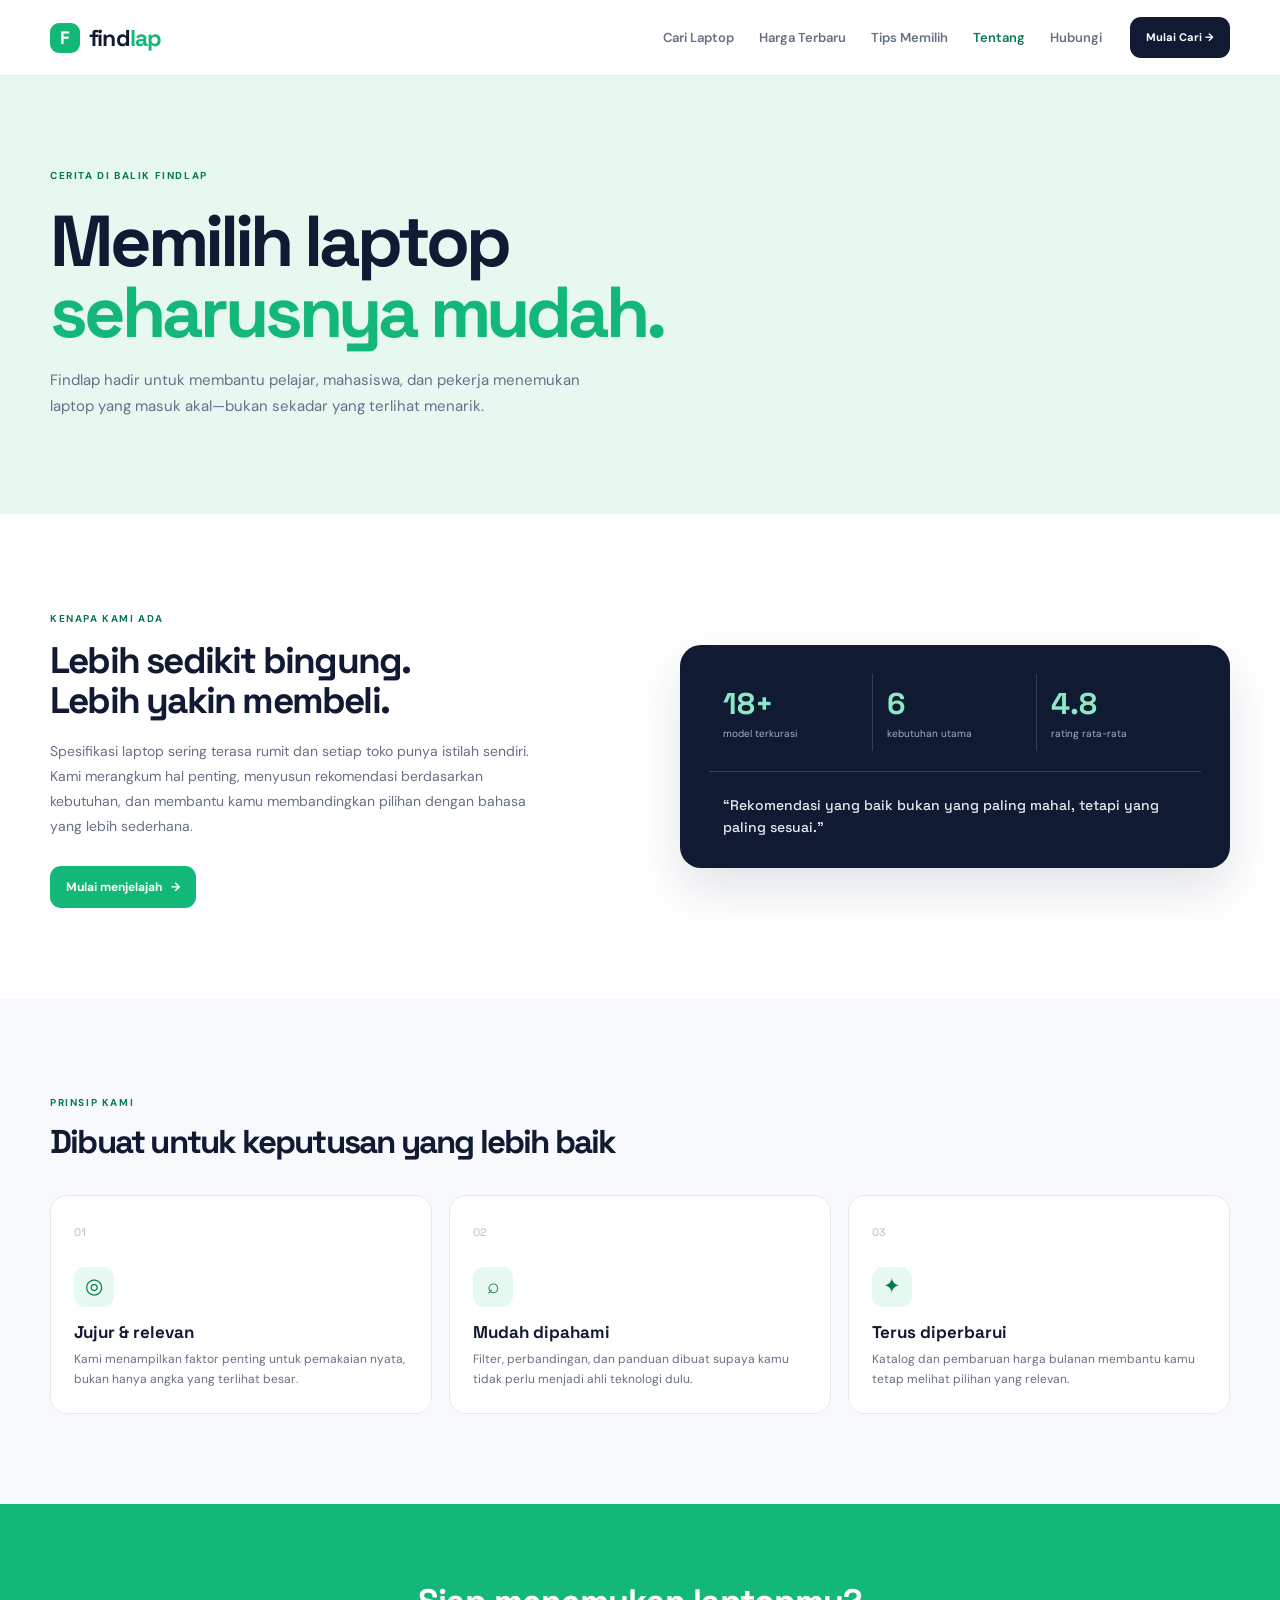
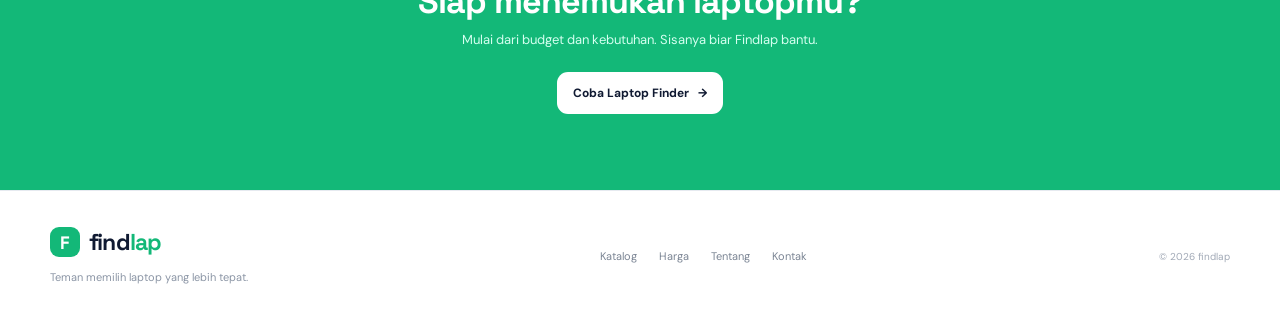
<file: tentang.html>
<!doctype html>
<html lang="id">
<head>
  <meta charset="UTF-8">
  <meta name="viewport" content="width=device-width, initial-scale=1.0">
  <meta name="description" content="Kenali Findlap dan cara kami membantu kamu memilih laptop.">
  <title>Tentang Findlap</title>
  <link rel="stylesheet" href="assets/css/tentang.css">
</head>
<body>
  <header class="site-header"><div class="container nav-wrap"><a class="brand" href="index.html"><span class="brand-mark">F</span><span>find<span>lap</span></span></a><button class="menu-toggle" id="menuToggle" aria-label="Buka menu">☰</button><nav class="main-nav" id="mainNav"><a href="index.html#katalog">Cari Laptop</a><a href="index.html#harga-terbaru">Harga Terbaru</a><a href="index.html#guide">Tips Memilih</a><a class="active" href="tentang.html">Tentang</a><a href="kontak.html">Hubungi</a></nav><a class="button button-dark nav-cta" href="index.html#katalog">Mulai Cari →</a></div></header>
  <main>
    <section class="about-hero"><div class="container"><span class="kicker">CERITA DI BALIK FINDLAP</span><h1>Memilih laptop<br><em>seharusnya mudah.</em></h1><p>Findlap hadir untuk membantu pelajar, mahasiswa, dan pekerja menemukan laptop yang masuk akal—bukan sekadar yang terlihat menarik.</p></div></section>
    <section class="mission-section"><div class="container mission-grid"><div class="mission-copy"><span class="kicker">KENAPA KAMI ADA</span><h2>Lebih sedikit bingung.<br>Lebih yakin membeli.</h2><p>Spesifikasi laptop sering terasa rumit dan setiap toko punya istilah sendiri. Kami merangkum hal penting, menyusun rekomendasi berdasarkan kebutuhan, dan membantu kamu membandingkan pilihan dengan bahasa yang lebih sederhana.</p><a class="button button-primary" href="index.html#katalog">Mulai menjelajah <span>→</span></a></div><div class="mission-card"><div class="mission-stat"><strong>18+</strong><span>model terkurasi</span></div><div class="mission-stat"><strong>6</strong><span>kebutuhan utama</span></div><div class="mission-stat"><strong>4.8</strong><span>rating rata-rata</span></div><div class="mission-quote">“Rekomendasi yang baik bukan yang paling mahal, tetapi yang paling sesuai.”</div></div></div></section>
    <section class="values-section"><div class="container"><div class="section-heading"><div><span class="kicker">PRINSIP KAMI</span><h2>Dibuat untuk keputusan yang lebih baik</h2></div></div><div class="value-grid"><article class="value-card"><span>01</span><div class="value-icon">◎</div><h3>Jujur & relevan</h3><p>Kami menampilkan faktor penting untuk pemakaian nyata, bukan hanya angka yang terlihat besar.</p></article><article class="value-card"><span>02</span><div class="value-icon">⌕</div><h3>Mudah dipahami</h3><p>Filter, perbandingan, dan panduan dibuat supaya kamu tidak perlu menjadi ahli teknologi dulu.</p></article><article class="value-card"><span>03</span><div class="value-icon">✦</div><h3>Terus diperbarui</h3><p>Katalog dan pembaruan harga bulanan membantu kamu tetap melihat pilihan yang relevan.</p></article></div></div></section>
    <section class="about-cta"><div class="container"><h2>Siap menemukan laptopmu?</h2><p>Mulai dari budget dan kebutuhan. Sisanya biar Findlap bantu.</p><a class="button button-light" href="index.html#finder">Coba Laptop Finder <span>→</span></a></div></section>
  </main>
  <footer class="site-footer"><div class="container footer-wrap"><div><a class="brand" href="index.html"><span class="brand-mark">F</span><span>find<span>lap</span></span></a><p>Teman memilih laptop yang lebih tepat.</p></div><div class="footer-links"><a href="index.html#katalog">Katalog</a><a href="index.html#harga-terbaru">Harga</a><a href="tentang.html">Tentang</a><a href="kontak.html">Kontak</a></div><span class="copyright">© 2026 findlap</span></div></footer>
  <script>document.getElementById('menuToggle')?.addEventListener('click',()=>{const nav=document.getElementById('mainNav');nav.classList.toggle('open')})</script>
</body>
</html>
</file>
<file: assets/css/style.css>
@import url('https://fonts.googleapis.com/css2?family=DM+Sans:wght@400;500;600;700&family=Space+Grotesk:wght@500;600;700&display=swap');

:root{--ink:#101a32;--muted:#667085;--line:#e6eaf0;--bg:#f7f9fc;--white:#fff;--green:#13b878;--green-dark:#08794e;--blue:#4774f5;--navy:#101a32;--orange:#f28a48;--shadow:0 16px 50px rgba(20,38,75,.09);--radius:20px}
*{box-sizing:border-box}
html{scroll-behavior:smooth}
body{margin:0;color:var(--ink);background:var(--bg);font-family:'DM Sans',Arial,sans-serif;line-height:1.5}
body.modal-open{overflow:hidden}
a{color:inherit;text-decoration:none}
button,input,select{font:inherit}
button{cursor:pointer}
.container{width:min(1180px,calc(100% - 48px));margin:0 auto}
.section{padding:92px 0}
.sr-only{position:absolute;width:1px;height:1px;padding:0;margin:-1px;overflow:hidden;clip:rect(0,0,0,0);white-space:nowrap;border:0}

/* Header */
.site-header{height:76px;background:rgba(255,255,255,.93);border-bottom:1px solid rgba(230,234,240,.8);position:sticky;top:0;z-index:20;backdrop-filter:blur(16px)}
.nav-wrap{height:100%;display:flex;align-items:center;gap:34px}
.brand{display:inline-flex;align-items:center;gap:9px;font-family:'Space Grotesk',Arial,sans-serif;font-weight:700;font-size:23px;letter-spacing:-.8px;white-space:nowrap}.brand>span:last-child>span{color:var(--green)}
.brand-mark{width:30px;height:30px;border-radius:9px;background:var(--green);display:grid;place-items:center;color:#fff;font-size:18px;letter-spacing:0}
.main-nav{display:flex;gap:26px;align-items:center;margin-left:auto}.main-nav a{font-size:13px;color:#596275;font-weight:600;transition:.2s}.main-nav a:hover{color:var(--ink)}
.nav-new{font-size:9px;text-transform:uppercase;color:var(--green-dark);background:#ddfaed;padding:3px 6px;border-radius:5px;margin-left:2px;vertical-align:2px;letter-spacing:.4px}
.nav-actions{display:flex;align-items:center;gap:8px}.icon-button{border:1px solid var(--line);border-radius:11px;background:#fff;color:var(--ink);height:38px;min-width:44px;padding:0 10px;font-weight:700;transition:.2s}.icon-button:hover{border-color:var(--green);color:var(--green-dark);background:#f1fff9}.icon-button span{font-size:11px;color:var(--muted);margin-left:2px}.compare-nav-button{font-size:19px}.compare-nav-button span{font-size:11px;vertical-align:2px}.button{border:0;border-radius:11px;display:inline-flex;align-items:center;justify-content:center;gap:10px;padding:12px 17px;font-size:13px;font-weight:700;transition:transform .2s,box-shadow .2s,background .2s}.button:hover{transform:translateY(-2px)}.button-primary{background:var(--green);color:#fff;box-shadow:0 7px 16px rgba(19,184,120,.18)}.button-primary:hover{background:#0ca66c}.button-dark{background:var(--navy);color:#fff}.button-dark:hover{background:#1b2a50}.button-light{background:#fff;color:var(--ink);padding:10px 13px}.nav-cta{padding:10px 14px;font-size:12px}.menu-toggle{display:none;border:0;background:transparent;font-size:25px;color:var(--ink)}

/* Hero */
.hero{padding:84px 0 74px;background:#f2fbf7;overflow:hidden}.hero-grid{display:grid;grid-template-columns:1.05fr .95fr;align-items:center;gap:72px}.eyebrow,.section-kicker{display:inline-flex;align-items:center;gap:8px;font-size:10px;letter-spacing:1.5px;font-weight:700;color:var(--green-dark)}.live-dot{width:7px;height:7px;border-radius:50%;background:var(--green);box-shadow:0 0 0 5px rgba(19,184,120,.12)}.hero h1{font-family:'Space Grotesk',Arial,sans-serif;font-size:clamp(46px,6vw,76px);letter-spacing:-4px;line-height:.98;margin:21px 0 23px;color:var(--ink)}.hero h1 em{font-style:normal;color:var(--green)}.hero-text{max-width:505px;color:#667085;font-size:16px;line-height:1.75;margin:0}.hero-actions{display:flex;align-items:center;gap:25px;margin-top:32px}.text-link{font-size:13px;font-weight:700;color:var(--ink);display:inline-flex;gap:9px;align-items:center}.text-link:hover{color:var(--green-dark)}.text-link span{font-size:17px}.hero-proof{display:flex;align-items:center;gap:12px;margin-top:43px}.hero-proof p{font-size:11px;color:#7d8796;line-height:1.5;margin:0}.hero-proof strong{color:var(--ink)}.avatar-stack{display:flex}.avatar-stack span{width:27px;height:27px;border-radius:50%;display:grid;place-items:center;background:#d0f3e3;border:2px solid #f2fbf7;margin-left:-6px;color:var(--green-dark);font-size:10px;font-weight:700}.avatar-stack span:first-child{margin-left:0;background:#ffd9b9}.avatar-stack span:nth-child(2){background:#d9e3ff}.avatar-stack span:nth-child(3){background:#e9d8ff}.avatar-stack span:last-child{background:var(--ink);color:#fff}
.hero-offer{background:var(--navy);color:#fff;border-radius:26px;padding:25px;box-shadow:0 25px 55px rgba(16,26,50,.16);position:relative;overflow:hidden}.hero-offer:after{content:'';position:absolute;width:220px;height:220px;border-radius:50%;background:rgba(19,184,120,.18);right:-115px;top:-100px}.offer-top{display:flex;justify-content:space-between;align-items:center;font-size:9px;font-weight:700;letter-spacing:1.2px}.offer-label{color:#89ecc7}.offer-live{color:#ff8b6b;font-size:8px}.offer-product{display:flex;gap:19px;align-items:center;padding:25px 0 27px}.offer-image{height:155px;width:190px;flex-shrink:0;border-radius:15px;background:#fff;display:grid;place-items:center;overflow:hidden}.offer-image img{width:100%;height:100%;object-fit:cover}.offer-brand{font-size:9px;color:#8e9ab2;letter-spacing:.8px;font-weight:700;margin:0 0 8px}.offer-product h2{font-family:'Space Grotesk',Arial,sans-serif;font-size:27px;margin:0 0 7px;letter-spacing:-1px}.offer-spec{font-size:11px;color:#aab4c8;margin:0 0 18px}.offer-price{display:flex;align-items:center;gap:8px}.offer-price strong{font-size:20px;color:#87edc5}.offer-price del{font-size:11px;color:#7e8a9e}.offer-bottom{border-top:1px solid #2c3852;padding-top:19px;display:flex;align-items:end;justify-content:space-between}.offer-bottom small{display:block;font-size:9px;color:#8e9ab2;margin-bottom:3px}.countdown{font-family:'Space Grotesk',Arial,sans-serif;display:flex;gap:5px;align-items:center}.countdown b{font-size:21px;letter-spacing:1px}.countdown span{color:#708099;font-size:17px}
.stats-strip{background:var(--white);border-bottom:1px solid var(--line)}.stats-grid{display:grid;grid-template-columns:repeat(4,1fr);padding:24px 0}.stats-grid>div{display:flex;flex-direction:column;align-items:center;border-right:1px solid var(--line)}.stats-grid>div:last-child{border-right:0}.stats-grid strong{font-family:'Space Grotesk',Arial,sans-serif;font-size:24px;letter-spacing:-1px}.stats-grid span{font-size:11px;color:#8a93a1;margin-top:1px}

/* Shared sections */
.section-heading{display:flex;justify-content:space-between;align-items:end;gap:30px;margin-bottom:35px}.section-kicker{color:var(--green);font-size:10px}.section-heading h2{font-family:'Space Grotesk',Arial,sans-serif;font-size:34px;letter-spacing:-1.7px;line-height:1.1;margin:9px 0 8px}.section-heading p{font-size:14px;color:var(--muted);margin:0}.outline-button{border:1px solid #d5dce6;background:#fff;color:var(--ink);font-size:12px;border-radius:10px;padding:11px 15px;font-weight:700;transition:.2s;white-space:nowrap}.outline-button:hover{border-color:var(--green);color:var(--green-dark)}
/* Catalog */
.catalog-section{background:var(--bg)}.catalog-intro{align-items:center}.catalog-note{display:flex;gap:9px;align-items:center;padding:11px 15px;border:1px solid #dfe8e4;background:#f2fbf7;border-radius:11px}.catalog-note span{color:var(--green);font-size:20px}.catalog-note p{font-size:11px;color:var(--muted);line-height:1.45;margin:0}.catalog-note strong{color:var(--ink)}.catalog-layout{display:grid;grid-template-columns:250px 1fr;gap:32px;align-items:start}.filter-panel{background:#fff;border:1px solid var(--line);border-radius:17px;padding:20px;position:sticky;top:95px}.filter-title{display:flex;align-items:center;justify-content:space-between;margin-bottom:18px}.filter-title h3{font-family:'Space Grotesk',Arial,sans-serif;font-size:17px;margin:0}.reset-button{border:0;background:transparent;color:var(--green-dark);font-size:11px;font-weight:700;padding:0}.reset-button:hover{text-decoration:underline}.search-box{height:40px;display:flex;align-items:center;gap:7px;border:1px solid #dfe4ec;border-radius:9px;padding:0 10px;color:#9ba5b4}.search-box:focus-within{border-color:var(--green)}.search-box input{border:0;outline:0;width:100%;min-width:0;font-size:12px;color:var(--ink);background:transparent}.search-box button{background:transparent;border:0;padding:0;color:#a2acb9;font-size:18px;line-height:1}.filter-block{padding-top:22px;margin-top:19px;border-top:1px solid #edf0f4}.filter-block>label,.filter-label{display:block;font-size:11px;font-weight:700;margin-bottom:11px;color:#414b5d}.label-row{display:flex;justify-content:space-between;align-items:center}.label-row label{margin:0}.label-row strong{font-size:11px;color:var(--green-dark)}input[type=range]{width:100%;accent-color:var(--green);height:4px;margin:4px 0 0}.range-hints{display:flex;justify-content:space-between;color:#a1a9b6;font-size:9px;margin-top:5px}.filter-panel select{height:39px;width:100%;border:1px solid #dfe4ec;border-radius:9px;background:#fff;color:#475467;padding:0 10px;font-size:11px;outline:0}.filter-panel select:focus{border-color:var(--green)}.chip-list{display:flex;flex-wrap:wrap;gap:7px}.chip{border:1px solid #e0e5ec;border-radius:30px;background:#fff;color:#687386;padding:6px 9px;font-size:10px;line-height:1.2;transition:.18s}.chip:hover{border-color:#8bdcbd;color:var(--green-dark)}.chip.active{background:#e4f9ef;border-color:#93e0bf;color:var(--green-dark);font-weight:700}.check-row{display:flex!important;gap:7px;align-items:center;color:#687386!important;font-weight:500!important;margin:0!important}.check-row input{accent-color:var(--green)}.filter-submit{width:100%;margin-top:24px;font-size:11px}.catalog-toolbar{display:flex;align-items:center;justify-content:space-between;margin-bottom:17px}.catalog-toolbar h3{font-family:'Space Grotesk',Arial,sans-serif;font-size:18px;margin:0 0 2px}.catalog-toolbar p{font-size:11px;color:#8791a0;margin:0}.sort-control{display:flex;align-items:center;gap:8px;color:#8992a0;font-size:11px}.sort-control select{border:1px solid #dfe4ec;border-radius:9px;background:#fff;padding:9px 28px 9px 11px;color:var(--ink);font-size:11px;outline:0}.active-tags{display:flex;flex-wrap:wrap;gap:7px;min-height:0;margin-bottom:16px}.active-tags:empty{display:none}.active-tag{display:inline-flex;align-items:center;gap:5px;border-radius:30px;background:#e4f9ef;color:var(--green-dark);padding:6px 9px;font-size:10px;font-weight:600}.active-tag button{border:0;padding:0;background:transparent;color:var(--green-dark);font-size:14px;line-height:10px}.laptop-grid{display:grid;grid-template-columns:repeat(3,minmax(0,1fr));gap:17px}.laptop-card{background:#fff;border:1px solid var(--line);border-radius:16px;overflow:hidden;position:relative;display:flex;flex-direction:column;min-width:0;transition:transform .2s,box-shadow .2s,border .2s}.laptop-card:hover{
    transform: translateY(-8px);
    box-shadow: 0 15px 30px rgba(0,0,0,.15);
    border-color: #13b878;
}
.card-top-actions{position:absolute;z-index:2;right:10px;top:10px;display:flex;gap:5px}.card-action{width:29px;height:29px;border-radius:50%;border:1px solid rgba(255,255,255,.8);background:rgba(255,255,255,.9);font-size:16px;display:grid;place-items:center;color:#9ba5b4;transition:.2s}.card-action:hover,.card-action.active{color:#e45561;border-color:#ffc7ce;background:#fff5f6}.card-action.compare-action{font-size:17px;color:#7d8797}.card-action.compare-action.active{color:var(--green-dark);background:#e4f9ef;border-color:#a1e4c4}.card-badge{position:absolute;top:13px;left:13px;z-index:1;background:var(--green);color:#fff;border-radius:20px;padding:5px 8px;font-size:8px;font-weight:700;letter-spacing:.5px}.card-badge.hemat{background:#49a9f7}.card-badge.bisnis{background:#7d6ae8}.card-badge.premium{background:#c68a3b}.card-badge.baru{background:#e1779b}.laptop-image{height:164px;background:#f0f4f7;display:grid;place-items:center;overflow:hidden}.laptop-image img{width:100%;height:100%;object-fit:cover;transition:transform .3s}.laptop-card:hover .laptop-image img{transform:scale(1.035)}.card-body{padding:16px 16px 15px;display:flex;flex-direction:column;flex:1}.card-brand{font-size:10px;letter-spacing:.8px;text-transform:uppercase;color:#8993a2;font-weight:700}.card-body h3{font-family:'Space Grotesk',Arial,sans-serif;font-size:16px;letter-spacing:-.5px;margin:4px 0 9px;line-height:1.2}.price-row{display:flex;align-items:baseline;gap:6px;min-height:24px}.price{font-family:'Space Grotesk',Arial,sans-serif;font-size:18px;font-weight:700;color:var(--green-dark);letter-spacing:-.6px}.old-price{font-size:10px;color:#a1a9b6}.card-specs{list-style:none;padding:0;margin:12px 0 0;display:grid;gap:6px}.card-specs li{font-size:10px;color:#687386;white-space:nowrap;overflow:hidden;text-overflow:ellipsis}.card-specs li span{color:#a1a9b6;margin-right:5px}.rating-line{display:flex;align-items:center;gap:5px;margin-top:12px;font-size:10px;color:#778294}.rating-star{color:#f1a93e;font-size:12px}.card-footer{display:flex;align-items:center;justify-content:space-between;gap:7px;margin-top:auto;padding-top:15px}.use-tags{display:flex;gap:4px;overflow:hidden}.use-tag{background:#f3f6f8;border-radius:5px;padding:4px 6px;color:#768193;font-size:8px;white-space:nowrap}.detail-button{border:0;background:transparent;color:var(--green-dark);padding:3px 0;font-size:10px;font-weight:700;white-space:nowrap}.detail-button:hover{text-decoration:underline}.empty-state{padding:60px 20px;text-align:center;background:#fff;border:1px dashed #d7dde7;border-radius:16px}.empty-state>span{font-size:30px;color:#9ca6b4}.empty-state h3{font-family:'Space Grotesk',Arial,sans-serif;margin:9px 0 3px}.empty-state p{font-size:12px;color:var(--muted);margin:0 0 18px}
/* Finder */
.finder-section{background:#e9f8f2}.finder-grid{display:grid;grid-template-columns:1fr 1fr;gap:70px;align-items:center}.finder-grid h2{font-family:'Space Grotesk',Arial,sans-serif;font-size:36px;letter-spacing:-1.8px;margin:10px 0}.finder-grid>div>p{color:var(--muted);font-size:14px;max-width:450px;margin:0}.finder-step{display:flex;gap:15px;margin-top:27px}.finder-step>span{width:25px;height:25px;border-radius:50%;background:var(--green);color:white;display:grid;place-items:center;font-size:11px;font-weight:700;flex-shrink:0}.finder-step strong{font-size:12px}.finder-options{display:flex;flex-wrap:wrap;gap:7px;margin-top:10px}.finder-options button{border:1px solid #cfe0d8;background:rgba(255,255,255,.6);color:#536b62;border-radius:8px;padding:8px 10px;font-size:10px}.finder-options button:hover,.finder-options button.active{background:var(--navy);border-color:var(--navy);color:#fff}.finder-submit{margin:29px 0 0 40px;font-size:11px}.finder-result{min-height:330px;border-radius:20px;background:var(--navy);padding:28px;color:#fff;display:flex;align-items:center;justify-content:center;box-shadow:var(--shadow)}.finder-result-placeholder{text-align:center;max-width:270px}.finder-result-placeholder>span{font-size:32px;color:#75e1b9}.finder-result-placeholder h3{font-family:'Space Grotesk',Arial,sans-serif;font-size:19px;margin:9px 0}.finder-result-placeholder p{font-size:11px;color:#9ba8be;margin:0}.finder-result-card{width:100%}.finder-result-card .result-label{font-size:9px;letter-spacing:1.2px;color:#8ce9c6;font-weight:700}.finder-result-card h3{font-family:'Space Grotesk',Arial,sans-serif;font-size:27px;margin:8px 0 4px}.finder-result-card p{color:#a4b0c1;font-size:11px;margin:0}.finder-result-product{display:flex;align-items:center;gap:15px;margin:24px 0}.finder-result-product img{width:105px;height:86px;object-fit:cover;border-radius:10px;background:#fff}.finder-result-product strong{font-family:'Space Grotesk',Arial,sans-serif;color:#8ce9c6;font-size:17px}.finder-result-product small{display:block;color:#a4b0c1;font-size:10px;margin-top:5px}.finder-result-card .button{font-size:10px;padding:10px 12px}
/* Guide + newsletter */
.guide-section{background:#fff}.guide-section .section-heading{margin-bottom:31px}.guide-grid{display:grid;grid-template-columns:repeat(4,1fr);gap:15px}.guide-card{position:relative;border:1px solid var(--line);border-radius:16px;padding:22px;min-height:220px;background:#fff;transition:.2s}.guide-card:hover{border-color:#bcebd7;box-shadow:var(--shadow);transform:translateY(-3px)}.guide-number{font-family:'Space Grotesk',Arial,sans-serif;color:#cbd3df;font-size:12px}.guide-icon{display:grid;place-items:center;width:39px;height:39px;border-radius:11px;background:#e9faf3;color:var(--green-dark);font-size:20px;margin:25px 0 15px}.guide-card h3{font-family:'Space Grotesk',Arial,sans-serif;font-size:16px;margin:0 0 7px}.guide-card p{color:var(--muted);font-size:11px;line-height:1.65;margin:0}.newsletter-section{padding:0 0 92px;background:#fff}.newsletter-card{border-radius:20px;background:var(--navy);color:#fff;padding:38px 43px;display:flex;align-items:center;justify-content:space-between;gap:30px}.newsletter-card .section-kicker{color:#8be8c5}.newsletter-card h2{font-family:'Space Grotesk',Arial,sans-serif;letter-spacing:-1px;margin:8px 0 5px;font-size:26px}.newsletter-card p{font-size:12px;color:#aab4c7;margin:0}.newsletter-form{display:grid;grid-template-columns:minmax(180px,240px) auto;gap:7px;position:relative}.newsletter-form input{height:42px;border:1px solid #3b4762;border-radius:9px;background:#1c2740;color:#fff;padding:0 13px;font-size:11px;outline:0}.newsletter-form input:focus{border-color:#78e5bd}.newsletter-form input::placeholder{color:#8692a7}.newsletter-form .button{height:42px;font-size:11px}.newsletter-form small{grid-column:1/-1;color:#7d8ba3;font-size:9px;margin-top:3px}
/* Footer */
.site-footer{background:#fff;border-top:1px solid var(--line);padding:52px 0}.footer-grid{display:grid;grid-template-columns:2fr 1fr 1fr 1fr;gap:30px}.brand-footer{font-size:20px}.footer-grid>div>p{color:#8b95a5;font-size:11px;line-height:1.7;margin-top:15px}.footer-grid h4{font-size:11px;text-transform:uppercase;letter-spacing:1px;margin:2px 0 16px}.footer-grid>div>a:not(.brand){display:block;font-size:11px;color:#7b8594;margin:10px 0}.footer-grid>div>a:not(.brand):hover{color:var(--green-dark)}.social-links{display:flex;gap:7px}.social-links a{width:28px;height:28px;border-radius:8px;background:#eff3f6;display:grid!important;place-items:center;color:#657185!important;font-size:10px!important;font-weight:700}.footer-small{font-size:10px!important;color:#a1a9b6!important;margin-top:23px!important}
/* Compare dock + modal + toast */
.compare-dock{position:fixed;bottom:0;left:0;right:0;background:rgba(255,255,255,.97);border-top:1px solid #dfe7e2;box-shadow:0 -10px 35px rgba(19,36,68,.1);z-index:18}.compare-dock-inner{min-height:68px;display:flex;align-items:center;gap:20px}.compare-dock-inner>div:first-child{font-size:12px;white-space:nowrap}.compare-dock-inner>div:first-child span{color:#8993a2;font-size:10px}.compare-mini-list{display:flex;gap:7px;flex:1;overflow:hidden}.compare-mini{position:relative;width:44px;height:40px;border:1px solid var(--line);border-radius:7px;overflow:hidden;background:#f1f4f6;flex-shrink:0}.compare-mini img{width:100%;height:100%;object-fit:cover}.compare-mini button{position:absolute;right:1px;top:1px;width:14px;height:14px;border:0;border-radius:50%;font-size:11px;line-height:10px;background:var(--navy);color:#fff;padding:0}.compare-dock .button{font-size:10px;white-space:nowrap}.compare-dock .button:disabled{background:#dce2e9;color:#8c96a5;cursor:not-allowed;transform:none}.dock-close{border:0;background:transparent;color:#8b95a4;font-size:19px;padding:4px}.modal-overlay{position:fixed;inset:0;background:rgba(11,19,38,.64);z-index:50;display:none;align-items:center;justify-content:center;padding:20px}.modal-overlay.open{display:flex}.modal-card{width:min(760px,100%);max-height:90vh;overflow:auto;border-radius:20px;background:#fff;box-shadow:0 25px 70px rgba(0,0,0,.25);position:relative}.modal-close{position:absolute;right:17px;top:15px;width:31px;height:31px;border-radius:50%;border:1px solid #dfe4ec;background:#fff;color:#667085;font-size:19px;z-index:3}.detail-modal{display:grid;grid-template-columns:.9fr 1.1fr}.detail-modal-image{min-height:380px;background:#f0f4f7;display:grid;place-items:center}.detail-modal-image img{width:100%;height:100%;max-height:410px;object-fit:cover}.detail-modal-body{padding:36px 31px}.detail-modal-body .card-brand{font-size:10px}.detail-modal-body h2{font-family:'Space Grotesk',Arial,sans-serif;font-size:29px;letter-spacing:-1.3px;line-height:1.1;margin:9px 0}.detail-modal-body .modal-price{color:var(--green-dark);font-family:'Space Grotesk',Arial,sans-serif;font-size:24px;font-weight:700;margin:19px 0}.modal-rating{font-size:11px;color:#7e8998}.detail-spec-grid{display:grid;grid-template-columns:1fr 1fr;gap:10px;margin:24px 0}.detail-spec{padding:10px;background:#f7f9fb;border-radius:8px}.detail-spec small{display:block;color:#8b95a5;font-size:9px}.detail-spec strong{font-size:11px}.modal-actions{display:flex;gap:8px}.modal-actions .button{font-size:11px}.compare-modal{padding:35px}.compare-modal h2{font-family:'Space Grotesk',Arial,sans-serif;letter-spacing:-1px;margin:0 0 5px}.compare-modal>p{font-size:12px;color:var(--muted);margin:0 0 22px}.compare-table-wrap{overflow-x:auto}.compare-table{width:100%;border-collapse:collapse;min-width:560px}.compare-table th,.compare-table td{padding:12px 10px;border-bottom:1px solid #edf0f3;text-align:left;font-size:11px;vertical-align:top}.compare-table th{color:var(--muted);font-weight:600;width:120px}.compare-table td strong{font-family:'Space Grotesk',Arial,sans-serif}.compare-table .compare-product-name{color:var(--ink);font-size:14px}.toast{position:fixed;bottom:22px;left:50%;z-index:70;transform:translate(-50%,20px);opacity:0;background:var(--navy);color:#fff;border-radius:9px;padding:11px 16px;font-size:11px;box-shadow:0 10px 25px rgba(16,26,50,.2);pointer-events:none;transition:.25s}.toast.show{opacity:1;transform:translate(-50%,0)}

@media(max-width:1050px){.main-nav{gap:15px}.nav-wrap{gap:18px}.hero-grid{gap:36px}.laptop-grid{grid-template-columns:repeat(2,minmax(0,1fr))}.guide-grid{grid-template-columns:repeat(2,1fr)}}
@media(max-width:820px){.container{width:min(100% - 32px,620px)}.site-header{height:68px}.menu-toggle{display:block;order:2;margin-left:auto}.main-nav{display:none;position:absolute;left:16px;right:16px;top:60px;background:#fff;border:1px solid var(--line);box-shadow:var(--shadow);border-radius:13px;padding:16px;flex-direction:column;align-items:flex-start;gap:15px}.main-nav.open{display:flex}.nav-actions{order:3}.nav-cta{display:none}.hero{padding:57px 0}.hero-grid{grid-template-columns:1fr}.hero-copy{text-align:center}.hero-text{margin:0 auto}.hero-actions,.hero-proof{justify-content:center}.hero-offer{max-width:540px;margin:0 auto;width:100%}.stats-grid{grid-template-columns:repeat(2,1fr);gap:20px;padding:25px 0}.stats-grid>div:nth-child(2){border-right:0}.section{padding:65px 0}.section-heading{align-items:flex-start;flex-direction:column}.catalog-intro .catalog-note{align-self:stretch}.catalog-layout{grid-template-columns:1fr}.filter-panel{position:static}.catalog-content{min-width:0}.finder-grid{grid-template-columns:1fr;gap:30px}.newsletter-card{align-items:flex-start;flex-direction:column;padding:30px}.newsletter-form{width:100%}.footer-grid{grid-template-columns:1fr 1fr}.detail-modal{grid-template-columns:1fr}.detail-modal-image{min-height:220px;height:220px}.detail-modal-body{padding:28px}.compare-dock-inner{gap:10px}.compare-dock-inner>div:first-child{display:none}}
@media(max-width:560px){.container{width:calc(100% - 28px)}.brand{font-size:20px}.brand-mark{width:27px;height:27px;font-size:16px}.icon-button{min-width:38px;height:34px;padding:0 7px}.compare-nav-button{font-size:17px}.hero h1{font-size:49px;letter-spacing:-3px}.hero-actions{flex-direction:column;gap:17px}.hero-proof{margin-top:30px}.offer-product{gap:12px}.offer-image{width:130px;height:115px}.offer-product h2{font-size:21px}.offer-price strong{font-size:16px}catalog-toolbar{align-items:flex-start;gap:12px;flex-direction:column}.sort-control{width:100%;justify-content:space-between}.sort-control select{flex:1}.laptop-grid{grid-template-columns:1fr 1fr;gap:10px}.laptop-image{height:126px}.card-body{padding:12px 11px}.card-body h3{font-size:14px}.price{font-size:15px}card-specs li{font-size:9px}.card-footer{align-items:flex-start;flex-direction:column}.detail-button{padding:0}.use-tag{font-size:7px}.finder-grid h2{font-size:31px}.finder-submit{margin-left:0}.guide-grid{grid-template-columns:1fr}.newsletter-form{grid-template-columns:1fr}.newsletter-form small{grid-column:auto}.footer-grid{grid-template-columns:1fr 1fr;gap:25px}.footer-grid>div:first-child{grid-column:1/-1}.compare-dock-inner .button{padding:9px 10px}.compare-dock-inner{min-height:62px}.compare-mini-list{max-width:90px}.compare-modal{padding:28px 17px}.detail-spec-grid{gap:7px}.modal-actions{flex-direction:column}.modal-actions .button{width:100%}}

/* =========================
   HARGA TERBARU & DETAIL UNIK
========================= */
.price-section{background:#fff}
.price-heading{align-items:center}
.price-meta{display:flex;align-items:center;gap:8px;border:1px solid #dbeee6;background:#f2fbf7;color:#5e776c;border-radius:10px;padding:10px 13px;font-size:11px;white-space:nowrap}
.price-meta strong{color:var(--green-dark)}
.update-dot{width:7px;height:7px;background:var(--green);border-radius:50%;box-shadow:0 0 0 5px rgba(19,184,120,.12)}
.latest-price-grid{display:grid;grid-template-columns:repeat(4,1fr);gap:16px}
.price-card{border:1px solid var(--line);border-radius:16px;background:#fff;overflow:hidden;transition:.2s}
.price-card:hover{transform:translateY(-4px);border-color:#bcebd7;box-shadow:var(--shadow)}
.price-card-image{height:145px;background:#f0f4f7;position:relative;overflow:hidden}
.price-card-image img{width:100%;height:100%;object-fit:cover;transition:.3s}
.price-card:hover .price-card-image img{transform:scale(1.04)}
.price-status{position:absolute;left:11px;top:11px;background:var(--green);color:#fff;border-radius:20px;padding:5px 8px;font-size:8px;font-weight:700;letter-spacing:.5px}
.price-card-body{padding:15px}
.price-card-body h3{font-family:'Space Grotesk',Arial,sans-serif;font-size:15px;letter-spacing:-.4px;line-height:1.2;margin:4px 0 8px}
.current-price{font-family:'Space Grotesk',Arial,sans-serif;color:var(--green-dark);font-size:18px;font-weight:700;letter-spacing:-.5px}
.price-updated{color:#929cab;font-size:10px;margin:4px 0 13px}
.price-card-actions{display:flex;justify-content:space-between;align-items:center;border-top:1px solid #edf1f4;padding-top:12px}
.price-card-actions .detail-button{font-size:10px}
.buy-links{display:flex;flex-wrap:wrap;gap:7px;margin-top:14px}
.buy-links a{display:inline-flex;align-items:center;gap:4px;background:#f3f6f8;border:1px solid #e7ebef;border-radius:6px;color:#536176;padding:6px 8px;font-size:9px;font-weight:700;transition:.2s}
.buy-links a:hover{background:#e4f9ef;border-color:#a6e4c6;color:var(--green-dark)}
.buy-links a span{font-size:11px;color:var(--green-dark)}
.buy-links.compact{gap:5px;margin-top:10px}
.buy-links.compact a{padding:5px 6px;font-size:8px}
.price-disclaimer{font-size:10px;color:#929cab;margin:18px 0 0;text-align:right}
.price-source{font-size:9px;color:#8995a7;margin:9px 0 0}
.price-source strong{color:#8ce9c6}
.marketplace-note{font-size:10px;color:#aab4c7;margin-top:3px}
.filter-hint{font-size:10px;color:#8490a0;line-height:1.6;margin:0}
.filter-hint strong{color:var(--green-dark)}
.advantage-line{display:flex;gap:6px;align-items:flex-start;color:#536b62;background:#f1fbf6;border-radius:7px;padding:7px 8px;margin:11px 0 0;font-size:9px;line-height:1.4;min-height:31px}
.advantage-line span{color:var(--green);font-size:12px;line-height:10px}
.modal-updated{font-size:10px;color:#8d97a6;margin:-12px 0 17px}
.unique-detail{border-left:3px solid var(--green);background:#f1fbf6;padding:10px 12px;margin:0 0 16px;border-radius:0 8px 8px 0}
.unique-detail small,.modal-advantages>small{display:block;color:var(--green-dark);font-size:9px;font-weight:700;letter-spacing:.4px;text-transform:uppercase;margin-bottom:5px}
.unique-detail strong{font-size:11px;line-height:1.5;font-weight:600;color:#445467}
.modal-advantages{margin-bottom:17px}
.modal-advantages ul{list-style:none;padding:0;margin:0;display:grid;gap:5px}
.modal-advantages li{font-size:10px;color:#647185}
.modal-advantages li:before{content:'✓';color:var(--green);font-weight:700;margin-right:7px}
.modal-buy-title{font-family:'Space Grotesk',Arial,sans-serif;font-size:13px;margin:22px 0 0}
.detail-modal-body>.buy-links{margin-top:9px}
.compare-product-image{display:block;width:100%;height:83px;object-fit:cover;border-radius:8px;background:#f0f4f7;margin-bottom:8px}
.compare-table th small,.compare-table td small{display:block;color:#929cab;font-size:9px;font-weight:400;margin-top:4px}
.compare-table .compare-list{padding-left:14px;margin:0;display:grid;gap:5px}
.compare-table .compare-list li{font-size:10px;color:#617084}
.compare-table .buy-links{margin-top:0}
.compare-table .buy-links a{font-size:8px;padding:5px 6px}

@media(max-width:1050px){.latest-price-grid{grid-template-columns:repeat(2,1fr)}}
@media(max-width:820px){.price-heading{align-items:flex-start}.price-meta{align-self:stretch;justify-content:center}.latest-price-grid{grid-template-columns:repeat(2,1fr)}}
@media(max-width:560px){.latest-price-grid{grid-template-columns:1fr 1fr;gap:10px}.price-card-image{height:120px}.price-card-body{padding:11px}.price-card-body h3{font-size:13px}.current-price{font-size:15px}.price-disclaimer{text-align:left}.price-meta{font-size:10px}.compare-product-image{height:68px}}
</file>
<file: assets/css/kontak.css>
@import url('https://fonts.googleapis.com/css2?family=DM+Sans:wght@400;500;600;700&family=Space+Grotesk:wght@500;600;700&display=swap');
:root{--ink:#101a32;--muted:#667085;--green:#13b878;--green-dark:#08794e;--line:#e6eaf0;--bg:#f7f9fc}*{box-sizing:border-box}body{margin:0;background:var(--bg);color:var(--ink);font-family:'DM Sans',Arial,sans-serif;line-height:1.5}a{text-decoration:none;color:inherit}.container{width:min(1180px,calc(100% - 48px));margin:auto}.site-header{height:76px;background:#fff;border-bottom:1px solid var(--line);position:sticky;top:0;z-index:5}.nav-wrap{height:100%;display:flex;align-items:center;gap:28px}.brand{display:inline-flex;align-items:center;gap:9px;font:700 23px 'Space Grotesk',Arial;letter-spacing:-.8px;white-space:nowrap}.brand>span:last-child>span{color:var(--green)}.brand-mark{width:30px;height:30px;border-radius:9px;background:var(--green);display:grid;place-items:center;color:#fff;font-size:18px;letter-spacing:0}.main-nav{display:flex;gap:25px;align-items:center;margin-left:auto}.main-nav a{color:#667085;font-size:13px;font-weight:600}.main-nav a:hover,.main-nav a.active{color:var(--green-dark)}.button{border:0;border-radius:11px;padding:12px 16px;display:inline-flex;align-items:center;justify-content:center;gap:9px;font-size:12px;font-weight:700;transition:.2s}.button:hover{transform:translateY(-2px)}.button-primary{background:var(--green);color:#fff}.button-dark{background:var(--ink);color:#fff}.nav-cta{font-size:11px}.menu-toggle{display:none;border:0;background:transparent;font-size:25px}.contact-hero{padding:86px 0 91px;background:#e7f8f1}.kicker{font-size:10px;letter-spacing:1.6px;color:var(--green-dark);font-weight:700}.contact-hero h1{font:700 clamp(45px,6vw,72px)/.98 'Space Grotesk',Arial;letter-spacing:-4px;margin:20px 0}.contact-hero h1 em{font-style:normal;color:var(--green)}.contact-hero p{font-size:15px;color:var(--muted);max-width:510px;margin:0;line-height:1.75}.contact-section{padding:78px 0}.contact-grid{display:grid;grid-template-columns:1.15fr .85fr;gap:30px}.contact-form-card{background:#fff;border:1px solid var(--line);border-radius:20px;padding:34px;box-shadow:0 16px 50px rgba(20,38,75,.06)}h2,h3{font-family:'Space Grotesk',Arial,sans-serif}.contact-form-card h2{font-size:27px;letter-spacing:-1px;margin:9px 0 5px}.subtext{font-size:12px;line-height:1.7;color:var(--muted);margin:0 0 26px}.contact-form-card form{display:grid;gap:8px}.contact-form-card label{font-size:11px;font-weight:700;margin-top:7px}.contact-form-card input,.contact-form-card textarea{width:100%;border:1px solid #dfe4ec;border-radius:9px;padding:12px;font:12px 'DM Sans',Arial;color:var(--ink);outline:0}.contact-form-card textarea{resize:vertical}.contact-form-card input:focus,.contact-form-card textarea:focus{border-color:var(--green)}.contact-form-card .button{margin-top:10px;width:max-content}.contact-side{display:grid;gap:15px;align-content:start}.info-card{background:#fff;border:1px solid var(--line);border-radius:17px;padding:22px}.info-icon{width:34px;height:34px;border-radius:10px;background:#e6f9f1;color:var(--green-dark);display:grid;place-items:center;font-weight:700}.info-card h3{font-size:17px;margin:13px 0 3px}.info-card p{font-size:12px;color:var(--muted);margin:0 0 12px}.info-card a{color:var(--green-dark);font-size:11px;font-weight:700}.help-card{background:var(--ink);color:#fff;border-color:var(--ink)}.help-card .info-icon{background:#263452;color:#8ce9c6}.help-card p{color:#aab4c7}.help-card a{color:#8ce9c6}.site-footer{background:#fff;border-top:1px solid var(--line);padding:35px 0}.footer-wrap{display:flex;align-items:center;justify-content:space-between;gap:20px}.footer-wrap p{font-size:11px;color:#8b95a5;margin:12px 0 0}.footer-links{display:flex;gap:24px;color:#7b8594;font-size:11px}.footer-links a:hover{color:var(--green-dark)}.copyright{font-size:10px;color:#a1a9b6}.toast{position:fixed;bottom:22px;left:50%;z-index:20;transform:translate(-50%,20px);opacity:0;background:var(--ink);color:#fff;border-radius:9px;padding:11px 16px;font-size:11px;transition:.25s}.toast.show{opacity:1;transform:translate(-50%,0)}
@media(max-width:820px){.container{width:calc(100% - 32px)}.menu-toggle{display:block;margin-left:auto}.main-nav{display:none;position:absolute;left:16px;right:16px;top:60px;background:#fff;border:1px solid var(--line);border-radius:13px;padding:16px;flex-direction:column;align-items:flex-start;gap:15px;box-shadow:0 15px 35px #14264b12}.main-nav.open{display:flex}.nav-cta{display:none}.contact-grid{grid-template-columns:1fr}.contact-hero{padding:65px 0}.contact-section{padding:55px 0}.footer-wrap{align-items:flex-start;flex-wrap:wrap}.copyright{margin-left:auto}}
@media(max-width:520px){.container{width:calc(100% - 28px)}.contact-form-card{padding:24px}.contact-hero h1{font-size:51px}.footer-wrap{display:grid;grid-template-columns:1fr 1fr}.copyright{margin:0}.footer-links{display:grid;gap:10px}}
</file>
<file: assets/css/tentang.css>
@import url('https://fonts.googleapis.com/css2?family=DM+Sans:wght@400;500;600;700&family=Space+Grotesk:wght@500;600;700&display=swap');
:root{--ink:#101a32;--muted:#667085;--green:#13b878;--green-dark:#08794e;--line:#e6eaf0;--bg:#f7f9fc}*{box-sizing:border-box}body{margin:0;color:var(--ink);background:var(--bg);font-family:'DM Sans',Arial,sans-serif;line-height:1.5}a{text-decoration:none;color:inherit}.container{width:min(1180px,calc(100% - 48px));margin:auto}.site-header{height:76px;background:#fff;border-bottom:1px solid var(--line);position:sticky;top:0;z-index:5}.nav-wrap{height:100%;display:flex;align-items:center;gap:28px}.brand{display:inline-flex;align-items:center;gap:9px;font:700 23px 'Space Grotesk',Arial;letter-spacing:-.8px;white-space:nowrap}.brand>span:last-child>span{color:var(--green)}.brand-mark{width:30px;height:30px;border-radius:9px;background:var(--green);display:grid;place-items:center;color:#fff;font-size:18px;letter-spacing:0}.main-nav{display:flex;gap:25px;align-items:center;margin-left:auto}.main-nav a{color:#667085;font-size:13px;font-weight:600}.main-nav a:hover,.main-nav a.active{color:var(--green-dark)}.button{border:0;border-radius:11px;padding:12px 16px;display:inline-flex;align-items:center;justify-content:center;gap:9px;font-size:12px;font-weight:700;transition:.2s}.button:hover{transform:translateY(-2px)}.button-primary{background:var(--green);color:#fff}.button-dark{background:var(--ink);color:#fff}.button-light{background:#fff;color:var(--ink)}.nav-cta{font-size:11px}.menu-toggle{display:none;border:0;background:transparent;font-size:25px}.kicker{font-size:10px;letter-spacing:1.6px;color:var(--green-dark);font-weight:700}.about-hero{background:#e7f8f1;padding:86px 0 94px}.about-hero h1{font:700 clamp(45px,6vw,72px)/.98 'Space Grotesk',Arial;letter-spacing:-4px;margin:20px 0}.about-hero h1 em{font-style:normal;color:var(--green)}.about-hero p{max-width:555px;color:var(--muted);line-height:1.75;font-size:15px;margin:0}.mission-section{padding:91px 0;background:#fff}.mission-grid{display:grid;grid-template-columns:1fr 1fr;gap:80px;align-items:center}.mission-copy h2,.section-heading h2{font:700 37px/1.08 'Space Grotesk',Arial;letter-spacing:-1.8px;margin:12px 0 18px}.mission-copy p{max-width:495px;color:var(--muted);font-size:14px;line-height:1.8;margin:0 0 27px}.mission-card{display:grid;grid-template-columns:repeat(3,1fr);gap:0;background:var(--ink);color:#fff;border-radius:21px;padding:29px;box-shadow:0 22px 50px #14264b20}.mission-stat{display:flex;flex-direction:column;padding:10px 14px;border-right:1px solid #30405d}.mission-stat:nth-child(3){border-right:0}.mission-stat strong{font:700 30px 'Space Grotesk',Arial;color:#8ce9c6}.mission-stat span{font-size:10px;color:#a3afc2;margin-top:3px}.mission-quote{grid-column:1/-1;border-top:1px solid #30405d;padding:22px 14px 0;margin-top:20px;color:#e5eaf2;font:500 14px/1.6 'Space Grotesk',Arial}.values-section{padding:90px 0;background:var(--bg)}.section-heading{margin-bottom:34px}.section-heading h2{font-size:33px;margin-bottom:0}.value-grid{display:grid;grid-template-columns:repeat(3,1fr);gap:17px}.value-card{background:#fff;border:1px solid var(--line);border-radius:17px;padding:23px;transition:.2s}.value-card:hover{transform:translateY(-4px);border-color:#bcebd7;box-shadow:0 16px 50px #14264b10}.value-card>span{font:500 11px 'Space Grotesk',Arial;color:#c0c9d5}.value-icon{display:grid;place-items:center;width:40px;height:40px;border-radius:11px;background:#e7faf2;color:var(--green-dark);font-size:21px;margin:24px 0 14px}.value-card h3{font:700 17px 'Space Grotesk',Arial;margin:0 0 6px}.value-card p{font-size:12px;color:var(--muted);line-height:1.7;margin:0}.about-cta{padding:76px 0;background:var(--green);color:#fff;text-align:center}.about-cta h2{font:700 34px 'Space Grotesk',Arial;letter-spacing:-1px;margin:0 0 7px}.about-cta p{font-size:13px;color:#d5fff0;margin:0 0 23px}.site-footer{background:#fff;border-top:1px solid var(--line);padding:36px 0}.footer-wrap{display:flex;align-items:center;justify-content:space-between;gap:20px}.footer-wrap p{font-size:11px;color:#8b95a5;margin:12px 0 0}.footer-links{display:flex;gap:22px;color:#7b8594;font-size:11px}.footer-links a:hover{color:var(--green-dark)}.copyright{font-size:10px;color:#a1a9b6}
@media(max-width:820px){.container{width:calc(100% - 32px)}.menu-toggle{display:block;margin-left:auto}.main-nav{display:none;position:absolute;left:16px;right:16px;top:60px;background:#fff;border:1px solid var(--line);border-radius:13px;padding:16px;flex-direction:column;align-items:flex-start;gap:15px;box-shadow:0 15px 35px #14264b12}.main-nav.open{display:flex}.nav-cta{display:none}.about-hero{padding:65px 0}.mission-grid{grid-template-columns:1fr;gap:35px}.mission-section,.values-section{padding:62px 0}}
@media(max-width:560px){.container{width:calc(100% - 28px)}.about-hero h1{font-size:51px}.mission-copy h2,.section-heading h2{font-size:31px}.mission-card{padding:20px 10px}.mission-stat{padding:8px 10px}.mission-stat strong{font-size:23px}.mission-stat span{font-size:9px}.value-grid{grid-template-columns:1fr}.footer-wrap{display:grid;grid-template-columns:1fr 1fr}.footer-links{display:grid;gap:10px}.copyright{margin:0}}
</file>
